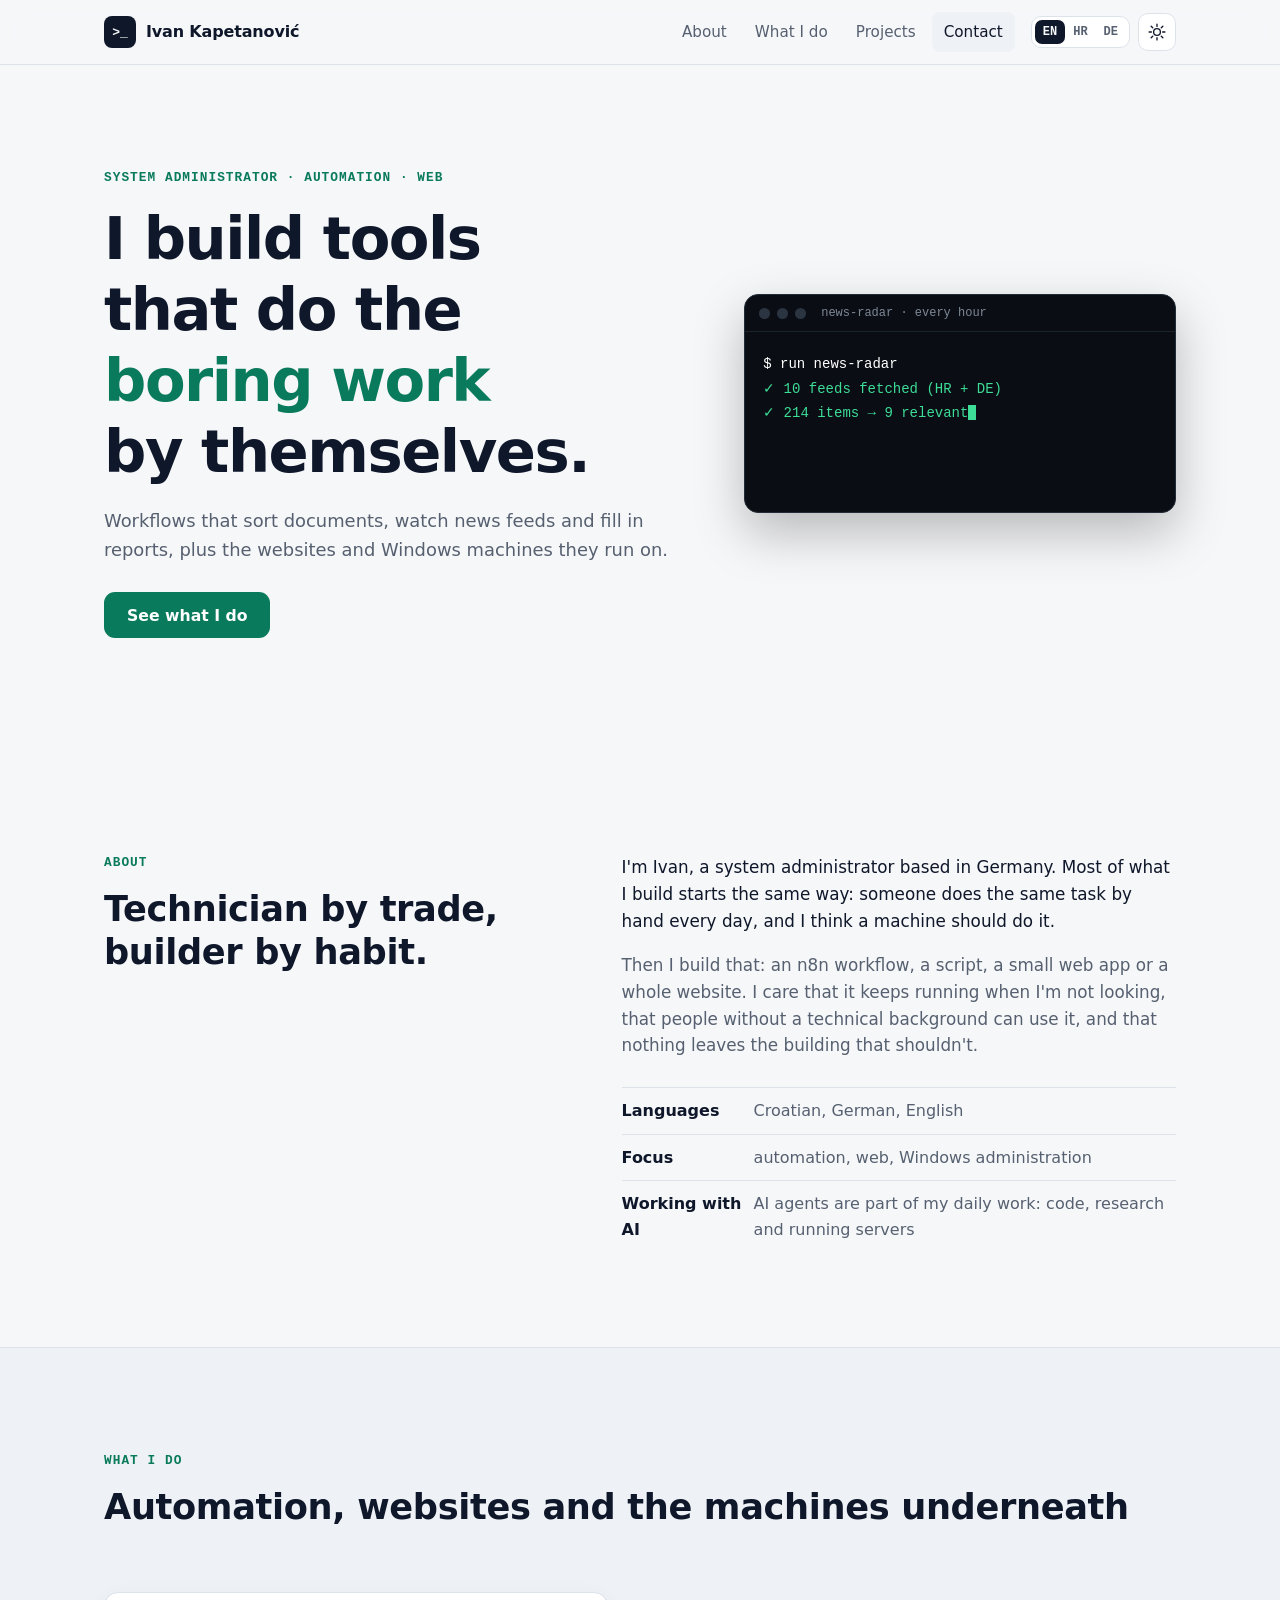
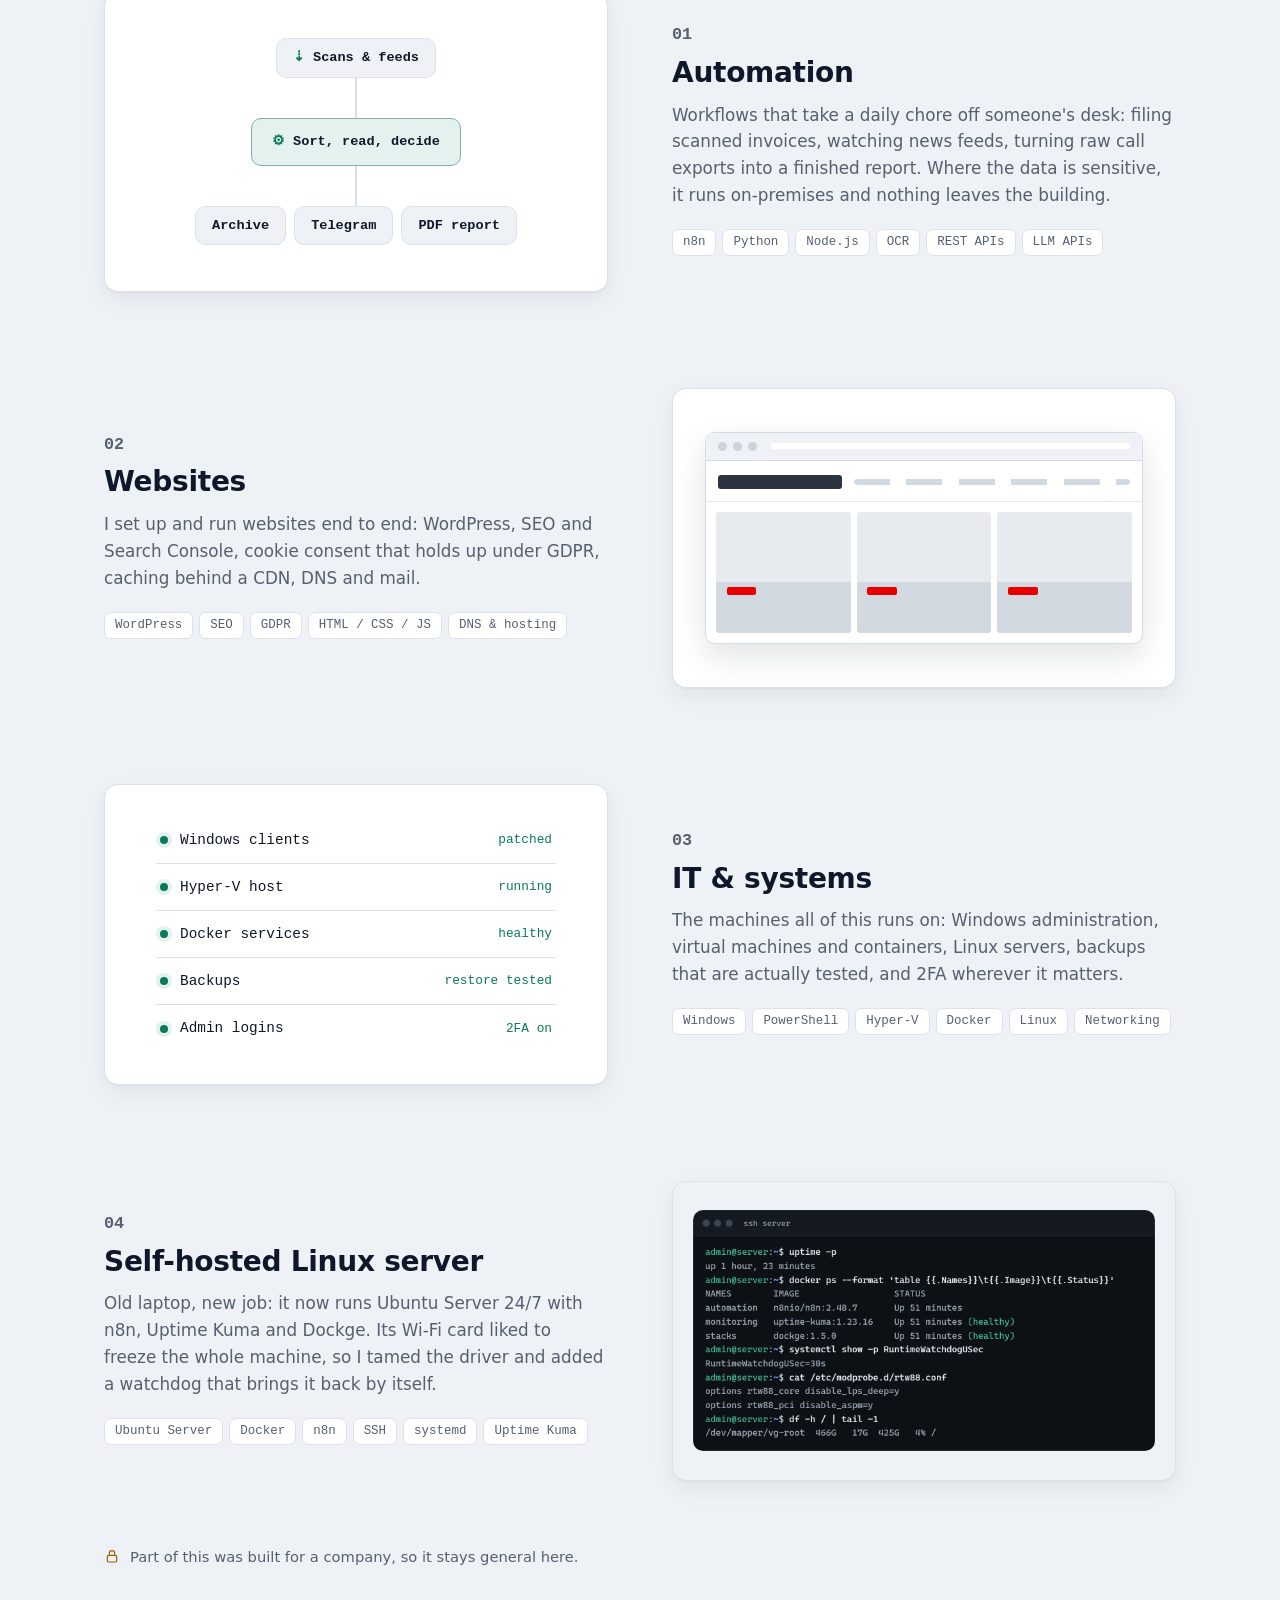
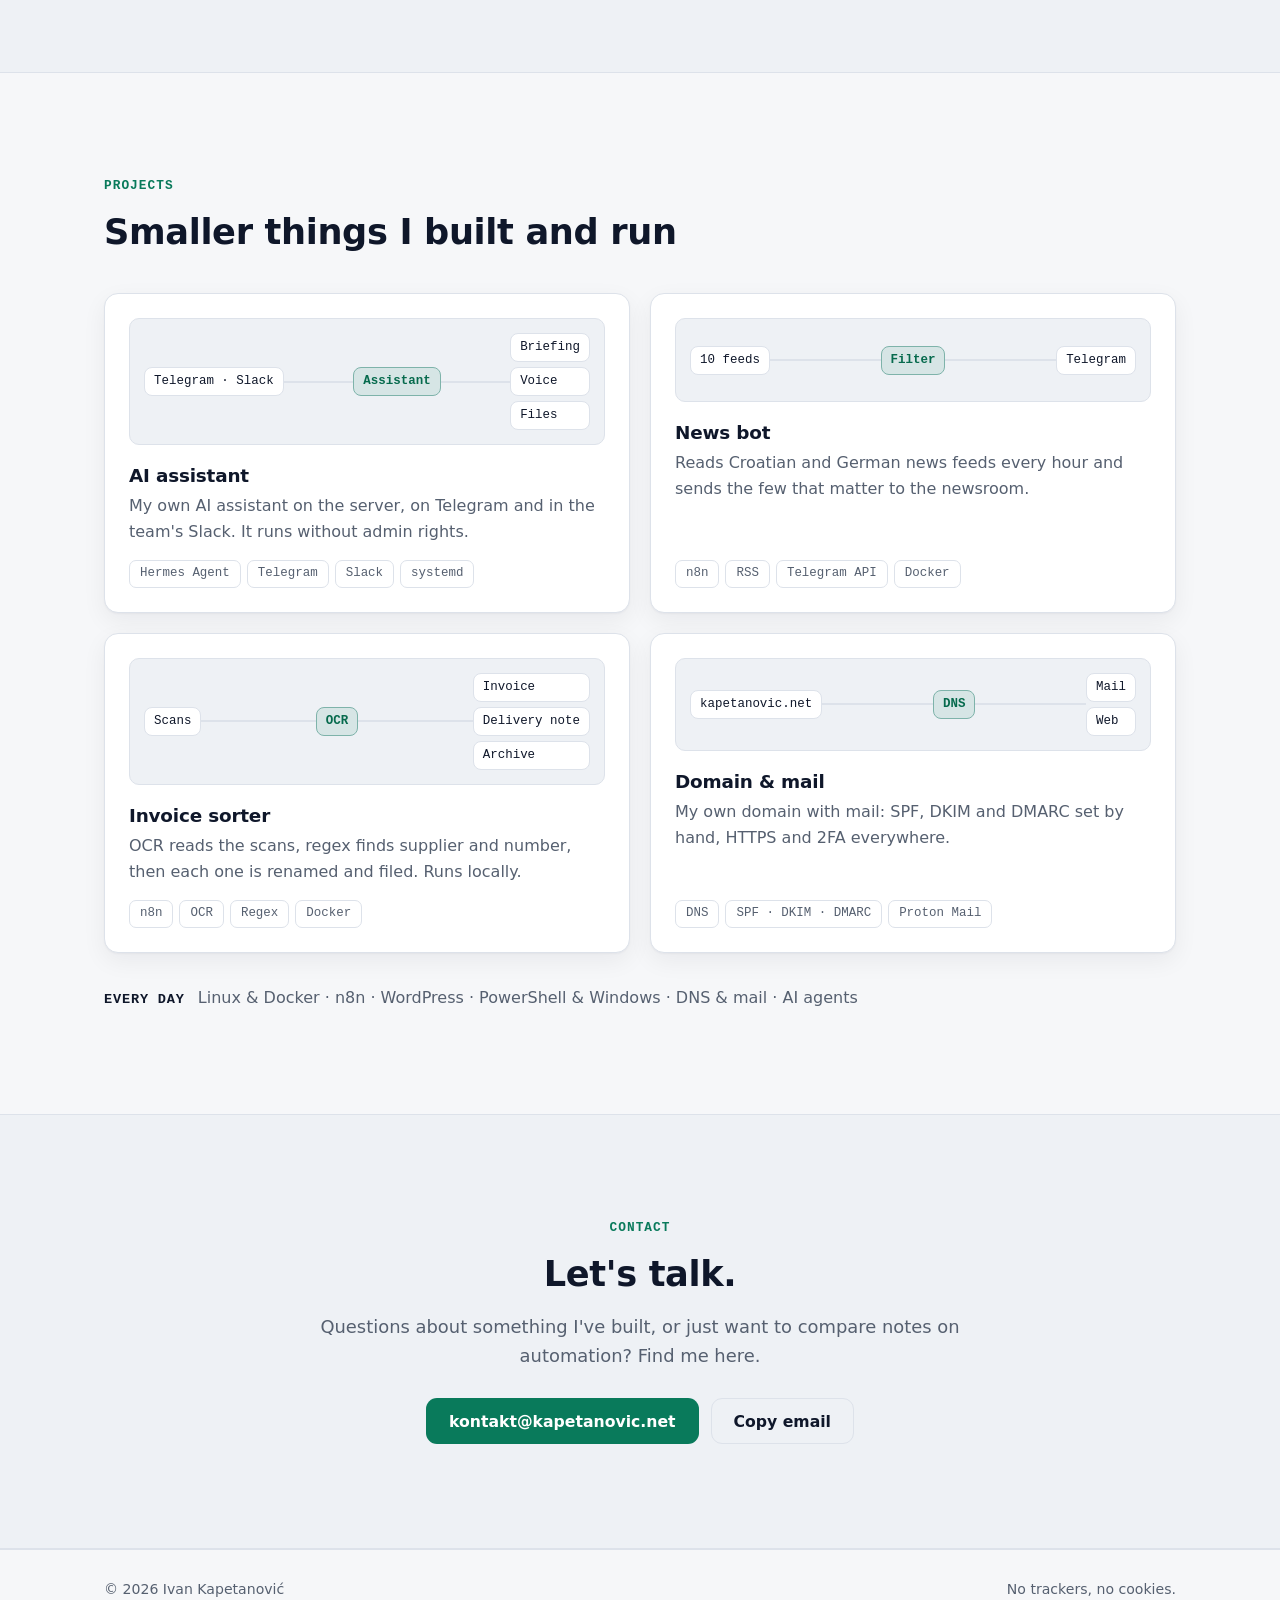
<file: index.html>
<!doctype html>
<html lang="en">
<head>
  <meta charset="utf-8">
  <meta name="viewport" content="width=device-width, initial-scale=1">
  <title>Ivan Kapetanović · IT & Automation</title>
  <meta name="description" content="Portfolio of Ivan Kapetanović, system administrator: automation workflows, websites and Linux/Windows servers.">
  <meta name="author" content="Ivan Kapetanović">
  <meta name="theme-color" content="#f6f7f9" media="(prefers-color-scheme: light)">
  <meta name="theme-color" content="#0d1117" media="(prefers-color-scheme: dark)">
  <link rel="canonical" href="https://kapetanovic.net/">
  <link rel="alternate" hreflang="en" href="https://kapetanovic.net/">
  <link rel="alternate" hreflang="de" href="https://kapetanovic.net/de/">
  <link rel="alternate" hreflang="hr" href="https://kapetanovic.net/hr/">
  <link rel="alternate" hreflang="x-default" href="https://kapetanovic.net/">
  <link rel="icon" href="assets/favicon.svg" type="image/svg+xml">
  <link rel="stylesheet" href="css/style.css">
  <script>
    // Mark JS as available and apply the saved theme before first paint (no flash).
    document.documentElement.classList.add("js");
    try { var t = localStorage.getItem("theme"); if (t) document.documentElement.dataset.theme = t; } catch (e) {}
  </script>
</head>
<body>
  <a class="skip" href="#main">Skip to content</a>

  <header class="site-header" id="top">
    <div class="wrap header-inner">
      <a class="brand" href="#top" aria-label="Back to top">
        <span class="brand-mark" aria-hidden="true">&gt;_</span>
        <span>Ivan Kapetanović</span>
      </a>

      <nav class="nav" id="nav" aria-label="Main">
        <a href="#about">About</a>
        <a href="#work">What I do</a>
        <a href="#projects">Projects</a>
        <a href="#contact">Contact</a>
      </nav>

      <div class="header-tools">
        <div class="lang" role="group" aria-label="Language">
          <a class="lang-btn is-active" href="./" aria-current="true" lang="en">EN</a>
          <a class="lang-btn" href="hr/" lang="hr" hreflang="hr">HR</a>
          <a class="lang-btn" href="de/" lang="de" hreflang="de">DE</a>
        </div>
        <button class="icon-btn" id="theme-toggle" type="button" aria-label="Toggle dark mode">
          <svg class="i-sun" viewBox="0 0 24 24" aria-hidden="true"><circle cx="12" cy="12" r="4.5"/><path d="M12 1.5v3M12 19.5v3M4.2 4.2l2.1 2.1M17.7 17.7l2.1 2.1M1.5 12h3M19.5 12h3M4.2 19.8l2.1-2.1M17.7 6.3l2.1-2.1"/></svg>
          <svg class="i-moon" viewBox="0 0 24 24" aria-hidden="true"><path d="M20.5 14.5A8.5 8.5 0 0 1 9.5 3.5a8.5 8.5 0 1 0 11 11z"/></svg>
        </button>
        <button class="icon-btn menu-btn" id="menu-toggle" type="button" aria-label="Open menu" data-label-open="Open menu" data-label-close="Close menu" aria-expanded="false" aria-controls="nav">
          <svg viewBox="0 0 24 24" aria-hidden="true"><path d="M3 6h18M3 12h18M3 18h18"/></svg>
        </button>
      </div>
    </div>
  </header>

  <main id="main">
    <!-- HERO -->
    <section class="hero">
      <div class="wrap hero-grid">
        <div class="hero-copy">
          <p class="eyebrow">System administrator · Automation · Web</p>
          <h1>I build tools that do the <span class="accent">boring work</span> by themselves.</h1>
          <p class="lead">
            Workflows that sort documents, watch news feeds and fill in reports, plus the websites
            and Windows machines they run on.
          </p>
          <div class="cta-row">
            <a class="btn btn-primary" href="#work">See what I do</a>
          </div>
        </div>

        <div class="terminal" aria-label="Example: an automated workflow run">
          <div class="terminal-bar">
            <span class="dot"></span><span class="dot"></span><span class="dot"></span>
            <span class="terminal-title">news-radar · every hour</span>
          </div>
          <pre class="terminal-body" id="terminal"><code>$ run news-radar
✓ 10 feeds fetched (HR + DE)
✓ 214 items → 9 relevant
✓ 9 sent to the newsroom on Telegram
done in 4.2 s</code></pre>
        </div>
      </div>
    </section>

    <!-- ABOUT -->
    <section class="section" id="about">
      <div class="wrap about-grid">
        <div>
          <p class="kicker">About</p>
          <h2>Technician by trade, builder by habit.</h2>
        </div>
        <div class="about-text">
          <p>
            I'm Ivan, a system administrator based in Germany. Most of what I build starts
            the same way: someone does the same task by hand every day, and I think a machine
            should do it.
          </p>
          <p>
            Then I build that: an n8n workflow, a script, a small web app or a whole website.
            I care that it keeps running when I'm not looking, that people without a technical
            background can use it, and that nothing leaves the building that shouldn't.
          </p>
          <ul class="facts">
            <li><strong>Languages</strong> Croatian, German, English</li>
            <li><strong>Focus</strong> automation, web, Windows administration</li>
            <li><strong>Working with AI</strong> AI agents are part of my daily work: code, research and running servers</li>
          </ul>
        </div>
      </div>
    </section>

    <!-- WORK: three general areas. A block's visual can be swapped for a photo later:
         replace the contents of its .work-media with <img src="assets/..." alt="..." width height>. -->
    <section class="section section-alt" id="work">
      <div class="wrap">
        <p class="kicker">What I do</p>
        <h2>Automation, websites and the machines underneath</h2>

        <div class="work-list">
          <article class="work">
            <div class="work-media media-flow" aria-hidden="true">
              <div class="flow">
                <div class="flow-node"><span class="flow-ico">⇣</span>Scans &amp; feeds</div>
                <div class="flow-line"><i></i></div>
                <div class="flow-node flow-main"><span class="flow-ico">⚙</span>Sort, read, decide</div>
                <div class="flow-line"><i></i></div>
                <div class="flow-outs">
                  <div class="flow-node">Archive</div>
                  <div class="flow-node">Telegram</div>
                  <div class="flow-node">PDF report</div>
                </div>
              </div>
            </div>
            <div class="work-copy">
              <p class="work-num">01</p>
              <h3>Automation</h3>
              <p>
                Workflows that take a daily chore off someone's desk: filing scanned invoices,
                watching news feeds, turning raw call exports into a finished report. Where the data
                is sensitive, it runs on-premises and nothing leaves the building.
              </p>
              <ul class="tags"><li>n8n</li><li>Python</li><li>Node.js</li><li>OCR</li><li>REST APIs</li><li>LLM APIs</li></ul>
            </div>
          </article>

          <article class="work work-flip">
            <div class="work-media media-browser">
              <div class="browser">
                <div class="browser-bar" aria-hidden="true"><span class="dot"></span><span class="dot"></span><span class="dot"></span><span class="browser-url"></span></div>
                <div class="browser-head" aria-hidden="true"><b></b><span></span></div>
                <div class="browser-grid" aria-hidden="true"><i></i><i></i><i></i></div>
              </div>
            </div>
            <div class="work-copy">
              <p class="work-num">02</p>
              <h3>Websites</h3>
              <p>
                I set up and run websites end to end: WordPress, SEO and Search Console, cookie consent
                that holds up under GDPR, caching behind a CDN, DNS and mail.
              </p>
              <ul class="tags"><li>WordPress</li><li>SEO</li><li>GDPR</li><li>HTML / CSS / JS</li><li>DNS &amp; hosting</li></ul>
            </div>
          </article>

          <article class="work">
            <div class="work-media media-status" aria-hidden="true">
              <ul class="status">
                <li><span class="ok"></span>Windows clients<em>patched</em></li>
                <li><span class="ok"></span>Hyper-V host<em>running</em></li>
                <li><span class="ok"></span>Docker services<em>healthy</em></li>
                <li><span class="ok"></span>Backups<em>restore tested</em></li>
                <li><span class="ok"></span>Admin logins<em>2FA on</em></li>
              </ul>
            </div>
            <div class="work-copy">
              <p class="work-num">03</p>
              <h3>IT &amp; systems</h3>
              <p>
                The machines all of this runs on: Windows administration, virtual machines and
                containers, Linux servers, backups that are actually tested, and 2FA
                wherever it matters.
              </p>
              <ul class="tags"><li>Windows</li><li>PowerShell</li><li>Hyper-V</li><li>Docker</li><li>Linux</li><li>Networking</li></ul>
            </div>
          </article>
          <article class="work work-flip">
            <div class="work-media media-shot">
              <img src="assets/server-terminal.webp" width="1444" height="752" alt="Terminal on the server: containers running, hardware watchdog set, Wi-Fi driver fix (names anonymized)" loading="lazy" decoding="async">
            </div>
            <div class="work-copy">
              <p class="work-num">04</p>
              <h3>Self-hosted Linux server</h3>
              <p>
                Old laptop, new job: it now runs Ubuntu Server 24/7 with n8n, Uptime Kuma and Dockge.
                Its Wi-Fi card liked to freeze the whole machine, so I tamed the driver and added a
                watchdog that brings it back by itself.
              </p>
              <ul class="tags"><li>Ubuntu Server</li><li>Docker</li><li>n8n</li><li>SSH</li><li>systemd</li><li>Uptime Kuma</li></ul>
            </div>
          </article>
        </div>

        <p class="work-note">
          <svg viewBox="0 0 24 24" aria-hidden="true"><rect x="5" y="11" width="14" height="10" rx="2"/><path d="M8 11V8a4 4 0 0 1 8 0v3"/></svg>
          Part of this was built for a company, so it stays general here.
        </p>
      </div>
    </section>

    <!-- PROJECTS -->
    <section class="section" id="projects">
      <div class="wrap">
        <p class="kicker">Projects</p>
        <h2>Smaller things I built and run</h2>
        <div class="proj-grid">
          <article class="proj">
            <div class="pflow" aria-hidden="true">
              <span class="pf-node">Telegram · Slack</span><span class="pf-line"><i></i></span>
              <span class="pf-node pf-main">Assistant</span><span class="pf-line"><i></i></span>
              <span class="pf-outs"><span class="pf-node">Briefing</span><span class="pf-node">Voice</span><span class="pf-node">Files</span></span>
            </div>
            <h3>AI assistant</h3>
            <p>My own AI assistant on the server, on Telegram and in the team's Slack. It runs without admin rights.</p>
            <ul class="tags"><li>Hermes Agent</li><li>Telegram</li><li>Slack</li><li>systemd</li></ul>
          </article>
          <article class="proj">
            <div class="pflow" aria-hidden="true">
              <span class="pf-node">10 feeds</span><span class="pf-line"><i></i></span>
              <span class="pf-node pf-main">Filter</span><span class="pf-line"><i></i></span>
              <span class="pf-outs"><span class="pf-node">Telegram</span></span>
            </div>
            <h3>News bot</h3>
            <p>Reads Croatian and German news feeds every hour and sends the few that matter to the newsroom.</p>
            <ul class="tags"><li>n8n</li><li>RSS</li><li>Telegram API</li><li>Docker</li></ul>
          </article>
          <article class="proj">
            <div class="pflow" aria-hidden="true">
              <span class="pf-node">Scans</span><span class="pf-line"><i></i></span>
              <span class="pf-node pf-main">OCR</span><span class="pf-line"><i></i></span>
              <span class="pf-outs"><span class="pf-node">Invoice</span><span class="pf-node">Delivery note</span><span class="pf-node">Archive</span></span>
            </div>
            <h3>Invoice sorter</h3>
            <p>OCR reads the scans, regex finds supplier and number, then each one is renamed and filed. Runs locally.</p>
            <ul class="tags"><li>n8n</li><li>OCR</li><li>Regex</li><li>Docker</li></ul>
          </article>
          <article class="proj">
            <div class="pflow" aria-hidden="true">
              <span class="pf-node">kapetanovic.net</span><span class="pf-line"><i></i></span>
              <span class="pf-node pf-main">DNS</span><span class="pf-line"><i></i></span>
              <span class="pf-outs"><span class="pf-node">Mail</span><span class="pf-node">Web</span></span>
            </div>
            <h3>Domain & mail</h3>
            <p>My own domain with mail: SPF, DKIM and DMARC set by hand, HTTPS and 2FA everywhere.</p>
            <ul class="tags"><li>DNS</li><li>SPF · DKIM · DMARC</li><li>Proton Mail</li></ul>
          </article>
        </div>
        <p class="toolset"><strong>Every day</strong> Linux &amp; Docker · n8n · WordPress · PowerShell &amp; Windows · DNS &amp; mail · AI agents</p>
      </div>
    </section>

    <!-- CONTACT -->
    <section class="section section-alt contact" id="contact">
      <div class="wrap contact-inner">
        <p class="kicker">Contact</p>
        <h2>Let's talk.</h2>
        <p class="lead">Questions about something I've built, or just want to compare notes on automation? Find me here.</p>
        <div class="cta-row cta-center">
          <a class="btn btn-primary" href="mailto:kontakt@kapetanovic.net">kontakt@kapetanovic.net</a>
          <button class="btn btn-ghost" type="button" id="copy-email" data-copied="Email copied" data-email="kontakt@kapetanovic.net">Copy email</button>
        </div>
      </div>
    </section>
  </main>

  <footer class="site-footer">
    <div class="wrap footer-inner">
      <p>© <span id="year">2026</span> Ivan Kapetanović</p>
      <p>No trackers, no cookies.</p>
    </div>
  </footer>

  <div class="toast" id="toast" role="status" aria-live="polite"></div>
  <script src="js/main.js" defer></script>
</body>
</html>
</file>
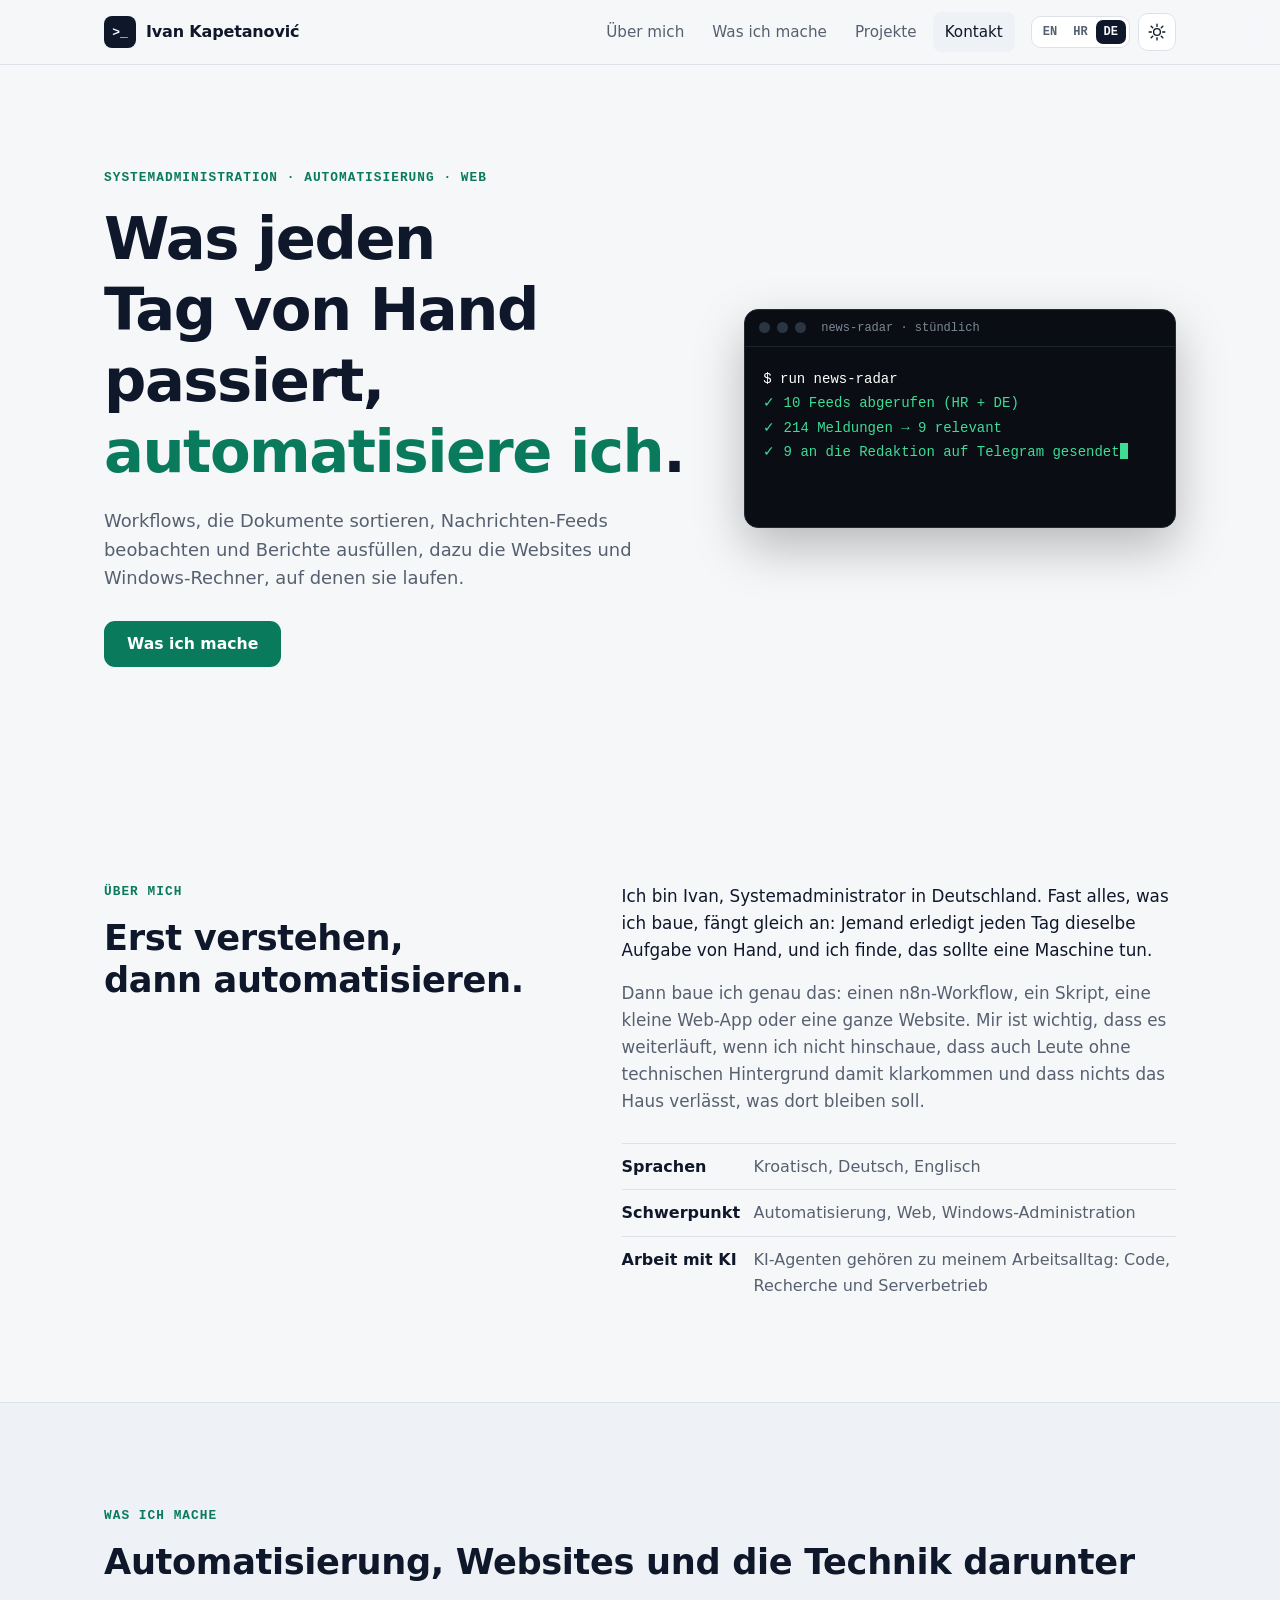
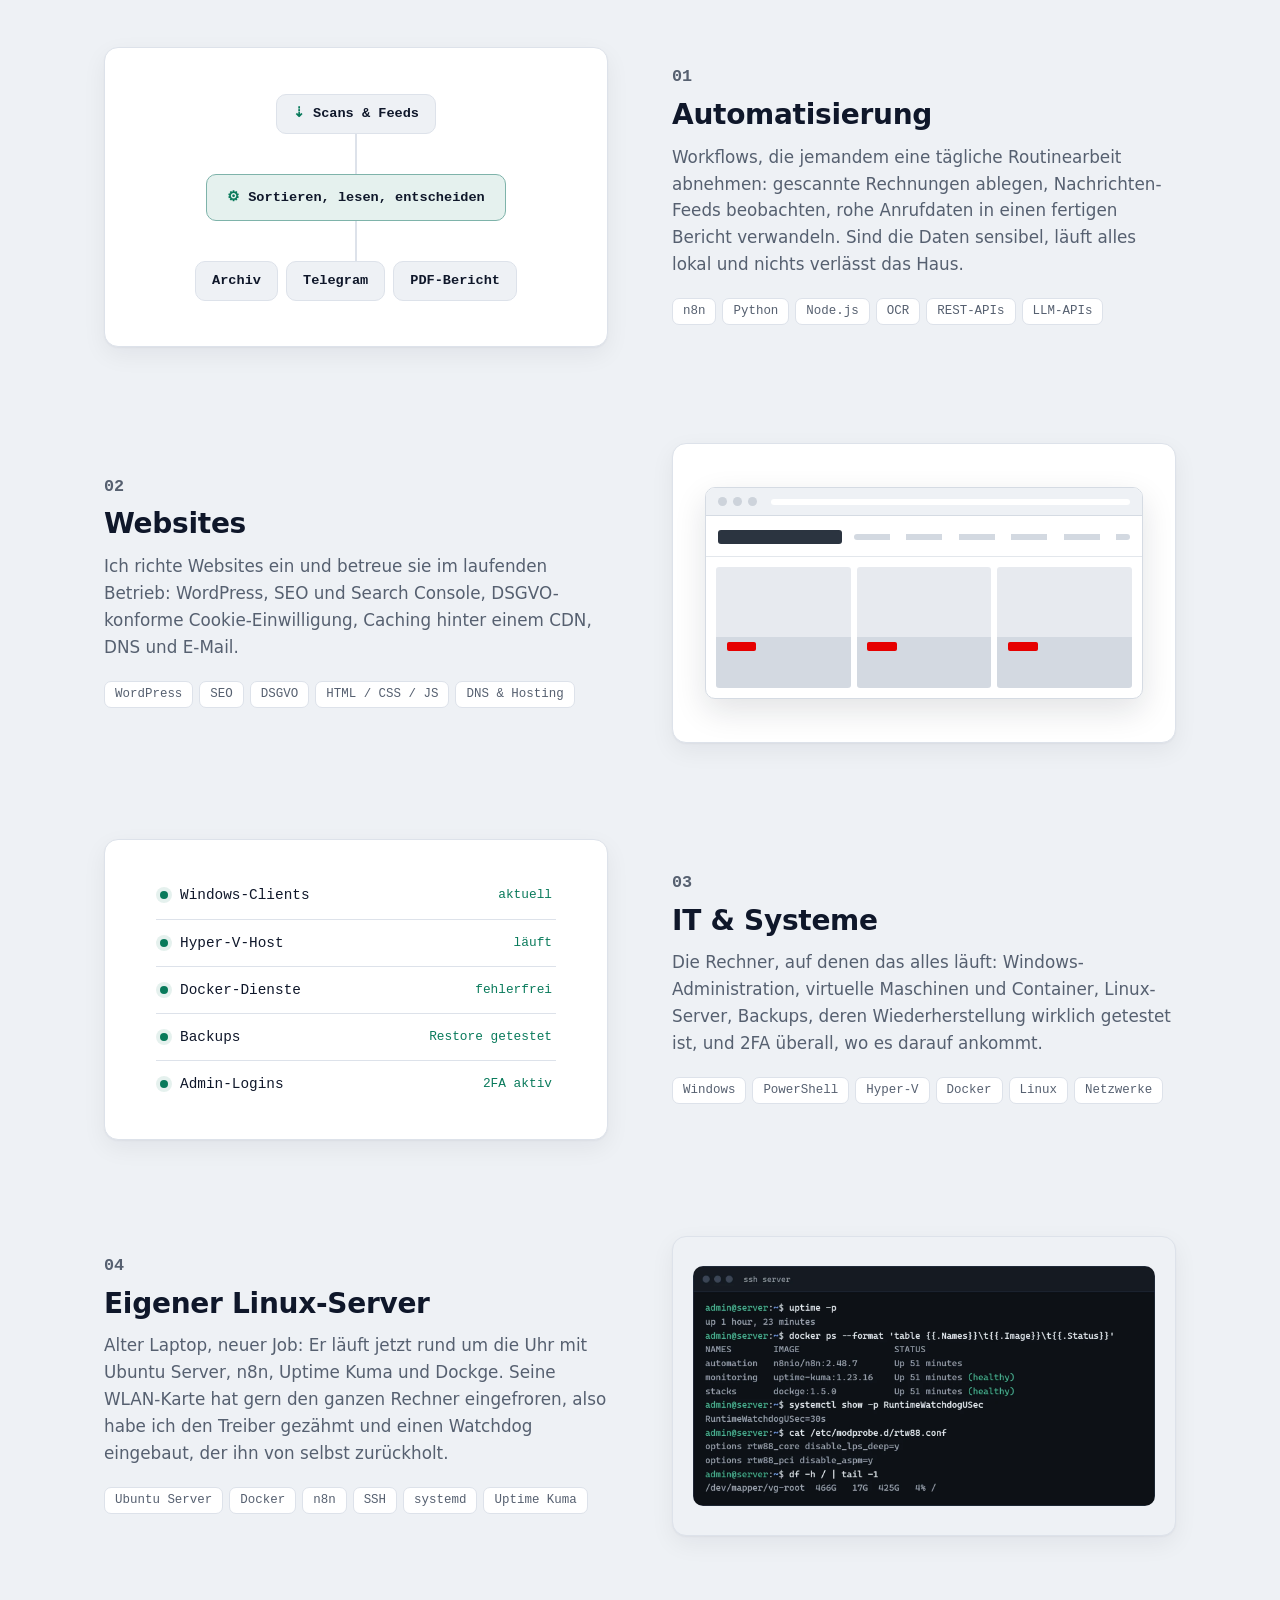
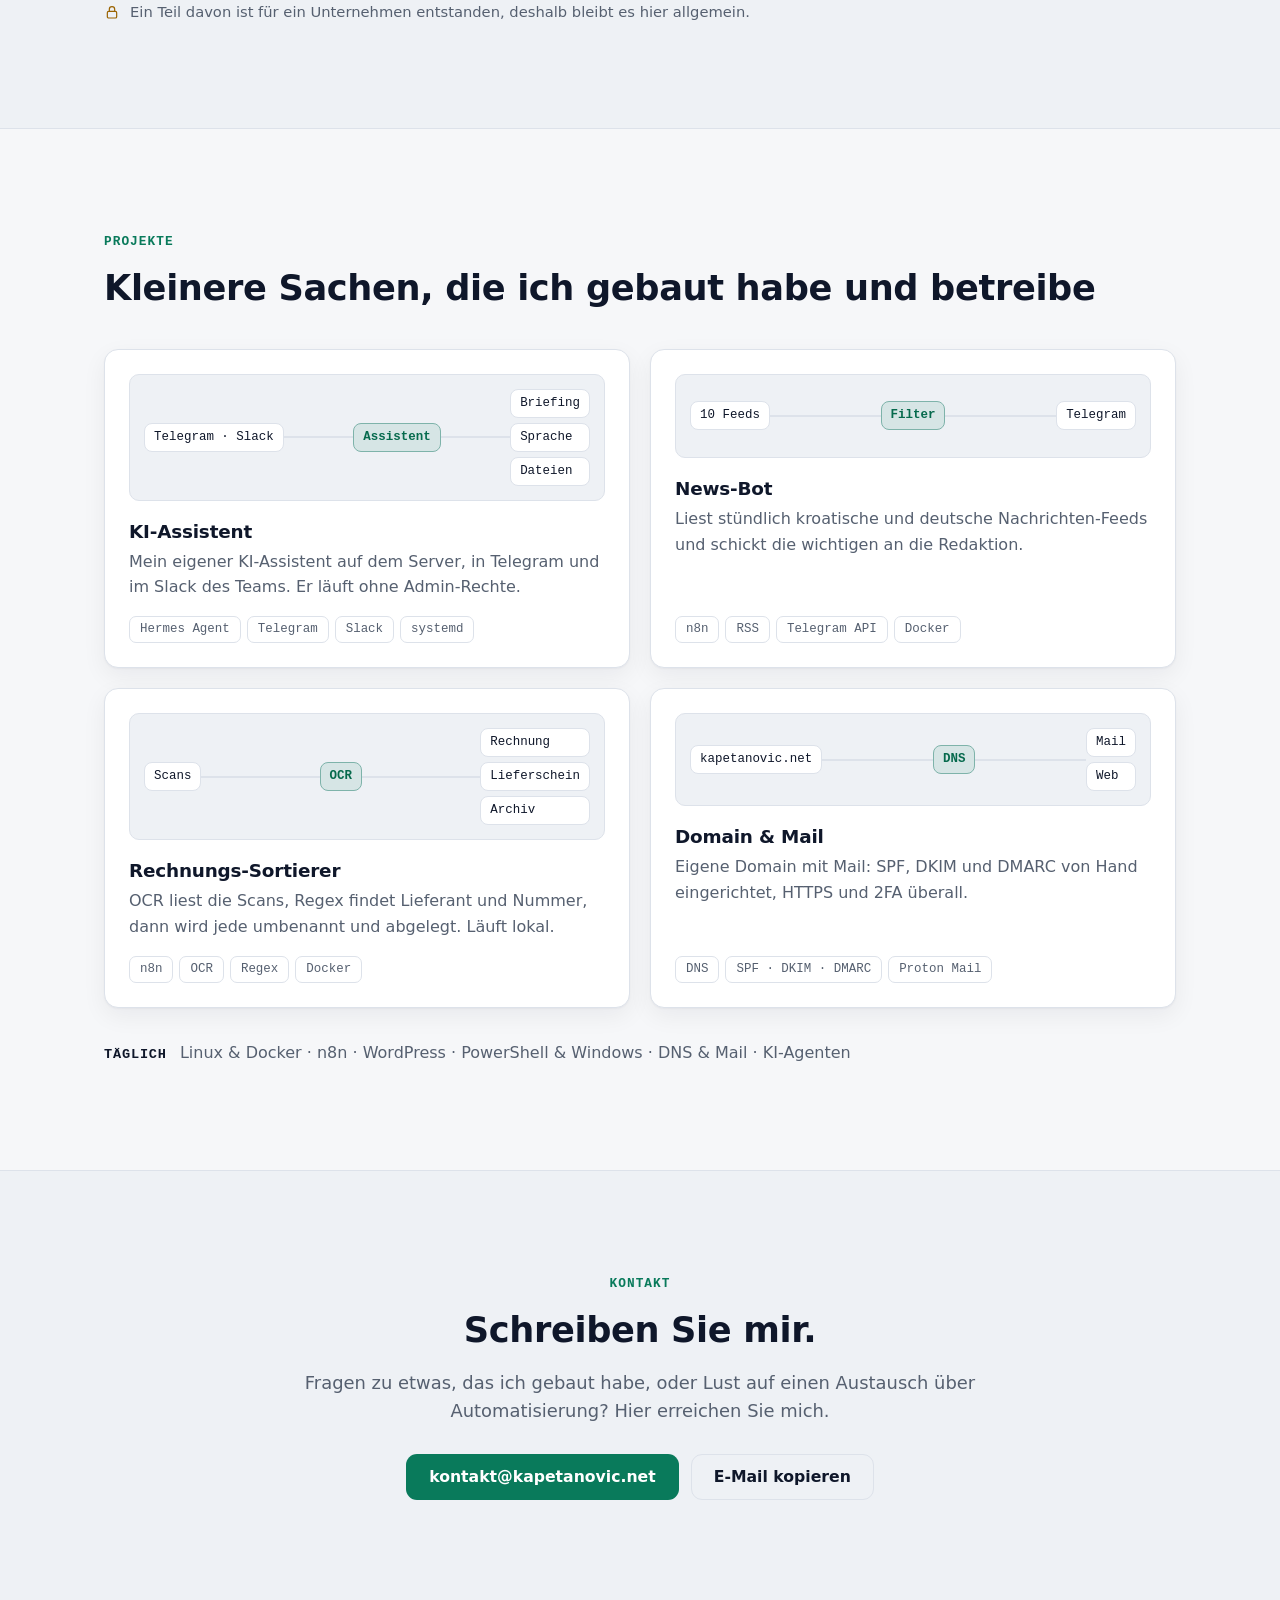
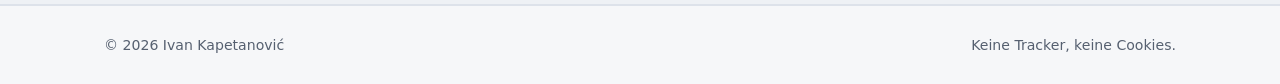
<file: de/index.html>
<!doctype html>
<html lang="de">
<head>
  <meta charset="utf-8">
  <meta name="viewport" content="width=device-width, initial-scale=1">
  <title>Ivan Kapetanović · IT & Automatisierung</title>
  <meta name="description" content="Portfolio von Ivan Kapetanović, Systemadministrator: Automatisierung, Websites, Linux- und Windows-Server.">
  <meta name="author" content="Ivan Kapetanović">
  <meta name="theme-color" content="#f6f7f9" media="(prefers-color-scheme: light)">
  <meta name="theme-color" content="#0d1117" media="(prefers-color-scheme: dark)">
  <link rel="canonical" href="https://kapetanovic.net/de/">
  <link rel="alternate" hreflang="en" href="https://kapetanovic.net/">
  <link rel="alternate" hreflang="de" href="https://kapetanovic.net/de/">
  <link rel="alternate" hreflang="hr" href="https://kapetanovic.net/hr/">
  <link rel="alternate" hreflang="x-default" href="https://kapetanovic.net/">
  <link rel="icon" href="../assets/favicon.svg" type="image/svg+xml">
  <link rel="stylesheet" href="../css/style.css">
  <script>
    // Mark JS as available and apply the saved theme before first paint (no flash).
    document.documentElement.classList.add("js");
    try { var t = localStorage.getItem("theme"); if (t) document.documentElement.dataset.theme = t; } catch (e) {}
  </script>
</head>
<body>
  <a class="skip" href="#main">Zum Inhalt springen</a>

  <header class="site-header" id="top">
    <div class="wrap header-inner">
      <a class="brand" href="#top" aria-label="Nach oben">
        <span class="brand-mark" aria-hidden="true">&gt;_</span>
        <span>Ivan Kapetanović</span>
      </a>

      <nav class="nav" id="nav" aria-label="Hauptmenü">
        <a href="#about">Über mich</a>
        <a href="#work">Was ich mache</a>
        <a href="#projects">Projekte</a>
        <a href="#contact">Kontakt</a>
      </nav>

      <div class="header-tools">
        <div class="lang" role="group" aria-label="Sprache">
          <a class="lang-btn" href="../" lang="en" hreflang="en">EN</a>
          <a class="lang-btn" href="../hr/" lang="hr" hreflang="hr">HR</a>
          <a class="lang-btn is-active" href="./" aria-current="true" lang="de">DE</a>
        </div>
        <button class="icon-btn" id="theme-toggle" type="button" aria-label="Dunkelmodus umschalten">
          <svg class="i-sun" viewBox="0 0 24 24" aria-hidden="true"><circle cx="12" cy="12" r="4.5"/><path d="M12 1.5v3M12 19.5v3M4.2 4.2l2.1 2.1M17.7 17.7l2.1 2.1M1.5 12h3M19.5 12h3M4.2 19.8l2.1-2.1M17.7 6.3l2.1-2.1"/></svg>
          <svg class="i-moon" viewBox="0 0 24 24" aria-hidden="true"><path d="M20.5 14.5A8.5 8.5 0 0 1 9.5 3.5a8.5 8.5 0 1 0 11 11z"/></svg>
        </button>
        <button class="icon-btn menu-btn" id="menu-toggle" type="button" aria-label="Menü öffnen" data-label-open="Menü öffnen" data-label-close="Menü schließen" aria-expanded="false" aria-controls="nav">
          <svg viewBox="0 0 24 24" aria-hidden="true"><path d="M3 6h18M3 12h18M3 18h18"/></svg>
        </button>
      </div>
    </div>
  </header>

  <main id="main">
    <!-- HERO -->
    <section class="hero">
      <div class="wrap hero-grid">
        <div class="hero-copy">
          <p class="eyebrow">Systemadministration · Automatisierung · Web</p>
          <h1>Was jeden Tag von Hand passiert, <span class="accent">automatisiere ich</span>.</h1>
          <p class="lead">
            Workflows, die Dokumente sortieren, Nachrichten-Feeds beobachten und Berichte ausfüllen,
            dazu die Websites und Windows-Rechner, auf denen sie laufen.
          </p>
          <div class="cta-row">
            <a class="btn btn-primary" href="#work">Was ich mache</a>
          </div>
        </div>

        <div class="terminal" aria-label="Beispiel: ein automatischer Workflow-Lauf">
          <div class="terminal-bar">
            <span class="dot"></span><span class="dot"></span><span class="dot"></span>
            <span class="terminal-title">news-radar · stündlich</span>
          </div>
          <pre class="terminal-body" id="terminal"><code>$ run news-radar
✓ 10 Feeds abgerufen (HR + DE)
✓ 214 Meldungen → 9 relevant
✓ 9 an die Redaktion auf Telegram gesendet
fertig in 4,2 s</code></pre>
        </div>
      </div>
    </section>

    <!-- ABOUT -->
    <section class="section" id="about">
      <div class="wrap about-grid">
        <div>
          <p class="kicker">Über mich</p>
          <h2>Erst verstehen, dann automatisieren.</h2>
        </div>
        <div class="about-text">
          <p>
            Ich bin Ivan, Systemadministrator in Deutschland. Fast alles, was ich baue, fängt gleich an: Jemand erledigt jeden Tag dieselbe Aufgabe von Hand, und ich finde, das
            sollte eine Maschine tun.
          </p>
          <p>
            Dann baue ich genau das: einen n8n-Workflow, ein Skript, eine kleine Web-App oder eine
            ganze Website. Mir ist wichtig, dass es weiterläuft, wenn ich nicht hinschaue, dass auch
            Leute ohne technischen Hintergrund damit klarkommen und dass nichts das Haus verlässt,
            was dort bleiben soll.
          </p>
          <ul class="facts">
            <li><strong>Sprachen</strong> Kroatisch, Deutsch, Englisch</li>
            <li><strong>Schwerpunkt</strong> Automatisierung, Web, Windows-Administration</li>
            <li><strong>Arbeit mit KI</strong> KI-Agenten gehören zu meinem Arbeitsalltag: Code, Recherche und Serverbetrieb</li>
          </ul>
        </div>
      </div>
    </section>

    <!-- WORK: three general areas. A block's visual can be swapped for a photo later:
         replace the contents of its .work-media with <img src="assets/..." alt="..." width height>. -->
    <section class="section section-alt" id="work">
      <div class="wrap">
        <p class="kicker">Was ich mache</p>
        <h2>Automatisierung, Websites und die Technik darunter</h2>

        <div class="work-list">
          <article class="work">
            <div class="work-media media-flow" aria-hidden="true">
              <div class="flow">
                <div class="flow-node"><span class="flow-ico">⇣</span>Scans &amp; Feeds</div>
                <div class="flow-line"><i></i></div>
                <div class="flow-node flow-main"><span class="flow-ico">⚙</span>Sortieren, lesen, entscheiden</div>
                <div class="flow-line"><i></i></div>
                <div class="flow-outs">
                  <div class="flow-node">Archiv</div>
                  <div class="flow-node">Telegram</div>
                  <div class="flow-node">PDF-Bericht</div>
                </div>
              </div>
            </div>
            <div class="work-copy">
              <p class="work-num">01</p>
              <h3>Automatisierung</h3>
              <p>
                Workflows, die jemandem eine tägliche Routinearbeit abnehmen: gescannte Rechnungen
                ablegen, Nachrichten-Feeds beobachten, rohe Anrufdaten in einen fertigen Bericht
                verwandeln. Sind die Daten sensibel, läuft alles lokal und nichts verlässt das Haus.
              </p>
              <ul class="tags"><li>n8n</li><li>Python</li><li>Node.js</li><li>OCR</li><li>REST-APIs</li><li>LLM-APIs</li></ul>
            </div>
          </article>

          <article class="work work-flip">
            <div class="work-media media-browser">
              <div class="browser">
                <div class="browser-bar" aria-hidden="true"><span class="dot"></span><span class="dot"></span><span class="dot"></span><span class="browser-url"></span></div>
                <div class="browser-head" aria-hidden="true"><b></b><span></span></div>
                <div class="browser-grid" aria-hidden="true"><i></i><i></i><i></i></div>
              </div>
            </div>
            <div class="work-copy">
              <p class="work-num">02</p>
              <h3>Websites</h3>
              <p>
                Ich richte Websites ein und betreue sie im laufenden Betrieb: WordPress, SEO und Search
                Console, DSGVO-konforme Cookie-Einwilligung, Caching hinter einem CDN, DNS und E-Mail.
              </p>
              <ul class="tags"><li>WordPress</li><li>SEO</li><li>DSGVO</li><li>HTML / CSS / JS</li><li>DNS &amp; Hosting</li></ul>
            </div>
          </article>

          <article class="work">
            <div class="work-media media-status" aria-hidden="true">
              <ul class="status">
                <li><span class="ok"></span>Windows-Clients<em>aktuell</em></li>
                <li><span class="ok"></span>Hyper-V-Host<em>läuft</em></li>
                <li><span class="ok"></span>Docker-Dienste<em>fehlerfrei</em></li>
                <li><span class="ok"></span>Backups<em>Restore getestet</em></li>
                <li><span class="ok"></span>Admin-Logins<em>2FA aktiv</em></li>
              </ul>
            </div>
            <div class="work-copy">
              <p class="work-num">03</p>
              <h3>IT &amp; Systeme</h3>
              <p>
                Die Rechner, auf denen das alles läuft: Windows-Administration, virtuelle Maschinen und
                Container, Linux-Server, Backups, deren Wiederherstellung wirklich getestet ist, und
                2FA überall, wo es darauf ankommt.
              </p>
              <ul class="tags"><li>Windows</li><li>PowerShell</li><li>Hyper-V</li><li>Docker</li><li>Linux</li><li>Netzwerke</li></ul>
            </div>
          </article>
          <article class="work work-flip">
            <div class="work-media media-shot">
              <img src="../assets/server-terminal.webp" width="1444" height="752" alt="Terminal auf dem Server: laufende Container, Hardware-Watchdog, WLAN-Treiber-Fix (Namen anonymisiert)" loading="lazy" decoding="async">
            </div>
            <div class="work-copy">
              <p class="work-num">04</p>
              <h3>Eigener Linux-Server</h3>
              <p>
                Alter Laptop, neuer Job: Er läuft jetzt rund um die Uhr mit Ubuntu Server, n8n, Uptime Kuma
                und Dockge. Seine WLAN-Karte hat gern den ganzen Rechner eingefroren, also habe ich den
                Treiber gezähmt und einen Watchdog eingebaut, der ihn von selbst zurückholt.
              </p>
              <ul class="tags"><li>Ubuntu Server</li><li>Docker</li><li>n8n</li><li>SSH</li><li>systemd</li><li>Uptime Kuma</li></ul>
            </div>
          </article>
        </div>

        <p class="work-note">
          <svg viewBox="0 0 24 24" aria-hidden="true"><rect x="5" y="11" width="14" height="10" rx="2"/><path d="M8 11V8a4 4 0 0 1 8 0v3"/></svg>
          Ein Teil davon ist für ein Unternehmen entstanden, deshalb bleibt es hier allgemein.
        </p>
      </div>
    </section>

    <!-- PROJECTS -->
    <section class="section" id="projects">
      <div class="wrap">
        <p class="kicker">Projekte</p>
        <h2>Kleinere Sachen, die ich gebaut habe und betreibe</h2>
        <div class="proj-grid">
          <article class="proj">
            <div class="pflow" aria-hidden="true">
              <span class="pf-node">Telegram · Slack</span><span class="pf-line"><i></i></span>
              <span class="pf-node pf-main">Assistent</span><span class="pf-line"><i></i></span>
              <span class="pf-outs"><span class="pf-node">Briefing</span><span class="pf-node">Sprache</span><span class="pf-node">Dateien</span></span>
            </div>
            <h3>KI-Assistent</h3>
            <p>Mein eigener KI-Assistent auf dem Server, in Telegram und im Slack des Teams. Er läuft ohne Admin-Rechte.</p>
            <ul class="tags"><li>Hermes Agent</li><li>Telegram</li><li>Slack</li><li>systemd</li></ul>
          </article>
          <article class="proj">
            <div class="pflow" aria-hidden="true">
              <span class="pf-node">10 Feeds</span><span class="pf-line"><i></i></span>
              <span class="pf-node pf-main">Filter</span><span class="pf-line"><i></i></span>
              <span class="pf-outs"><span class="pf-node">Telegram</span></span>
            </div>
            <h3>News-Bot</h3>
            <p>Liest stündlich kroatische und deutsche Nachrichten-Feeds und schickt die wichtigen an die Redaktion.</p>
            <ul class="tags"><li>n8n</li><li>RSS</li><li>Telegram API</li><li>Docker</li></ul>
          </article>
          <article class="proj">
            <div class="pflow" aria-hidden="true">
              <span class="pf-node">Scans</span><span class="pf-line"><i></i></span>
              <span class="pf-node pf-main">OCR</span><span class="pf-line"><i></i></span>
              <span class="pf-outs"><span class="pf-node">Rechnung</span><span class="pf-node">Lieferschein</span><span class="pf-node">Archiv</span></span>
            </div>
            <h3>Rechnungs-Sortierer</h3>
            <p>OCR liest die Scans, Regex findet Lieferant und Nummer, dann wird jede umbenannt und abgelegt. Läuft lokal.</p>
            <ul class="tags"><li>n8n</li><li>OCR</li><li>Regex</li><li>Docker</li></ul>
          </article>
          <article class="proj">
            <div class="pflow" aria-hidden="true">
              <span class="pf-node">kapetanovic.net</span><span class="pf-line"><i></i></span>
              <span class="pf-node pf-main">DNS</span><span class="pf-line"><i></i></span>
              <span class="pf-outs"><span class="pf-node">Mail</span><span class="pf-node">Web</span></span>
            </div>
            <h3>Domain &amp; Mail</h3>
            <p>Eigene Domain mit Mail: SPF, DKIM und DMARC von Hand eingerichtet, HTTPS und 2FA überall.</p>
            <ul class="tags"><li>DNS</li><li>SPF · DKIM · DMARC</li><li>Proton Mail</li></ul>
          </article>
        </div>
        <p class="toolset"><strong>Täglich</strong> Linux &amp; Docker · n8n · WordPress · PowerShell &amp; Windows · DNS &amp; Mail · KI-Agenten</p>
      </div>
    </section>

    <!-- CONTACT -->
    <section class="section section-alt contact" id="contact">
      <div class="wrap contact-inner">
        <p class="kicker">Kontakt</p>
        <h2>Schreiben Sie mir.</h2>
        <p class="lead">Fragen zu etwas, das ich gebaut habe, oder Lust auf einen Austausch über Automatisierung? Hier erreichen Sie mich.</p>
        <div class="cta-row cta-center">
          <a class="btn btn-primary" href="mailto:kontakt@kapetanovic.net">kontakt@kapetanovic.net</a>
          <button class="btn btn-ghost" type="button" id="copy-email" data-copied="E-Mail-Adresse kopiert" data-email="kontakt@kapetanovic.net">E-Mail kopieren</button>
        </div>
      </div>
    </section>
  </main>

  <footer class="site-footer">
    <div class="wrap footer-inner">
      <p>© <span id="year">2026</span> Ivan Kapetanović</p>
      <p>Keine Tracker, keine Cookies.</p>
    </div>
  </footer>

  <div class="toast" id="toast" role="status" aria-live="polite"></div>
  <script src="../js/main.js" defer></script>
</body>
</html>
</file>
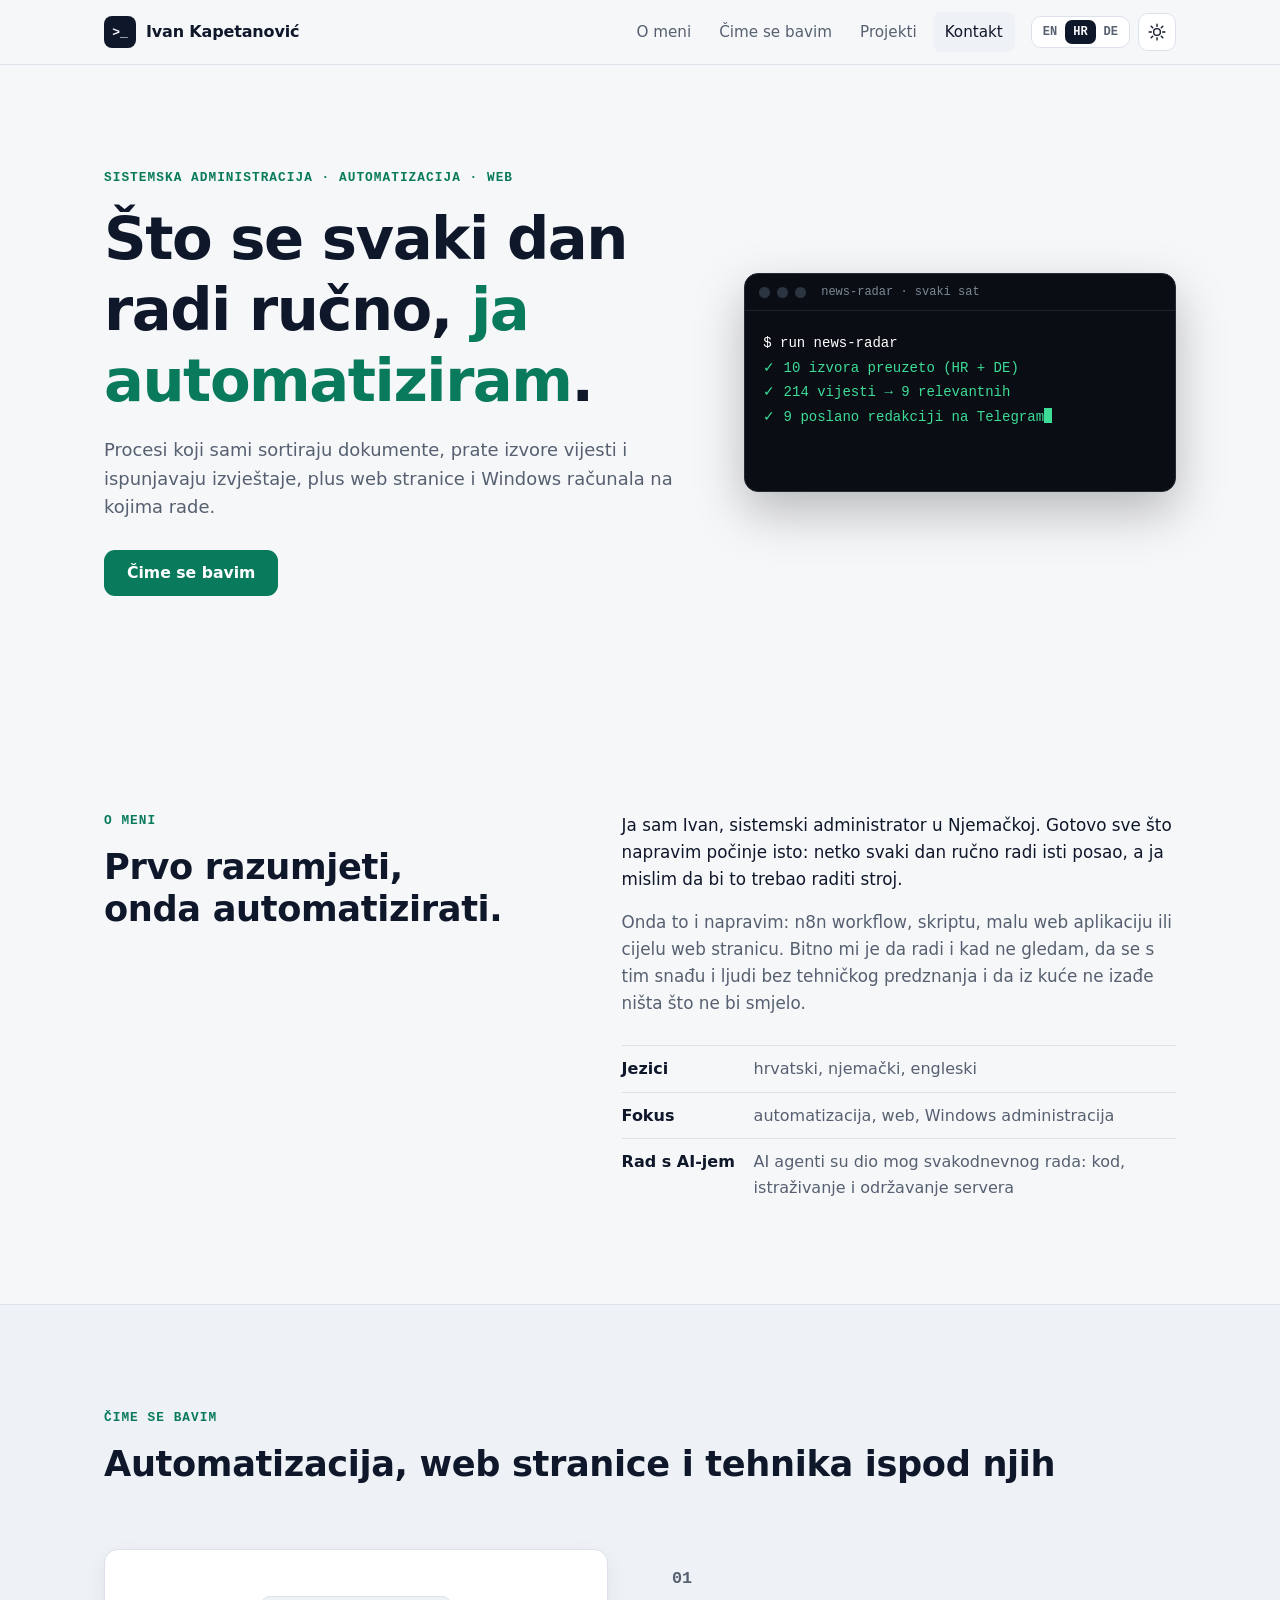
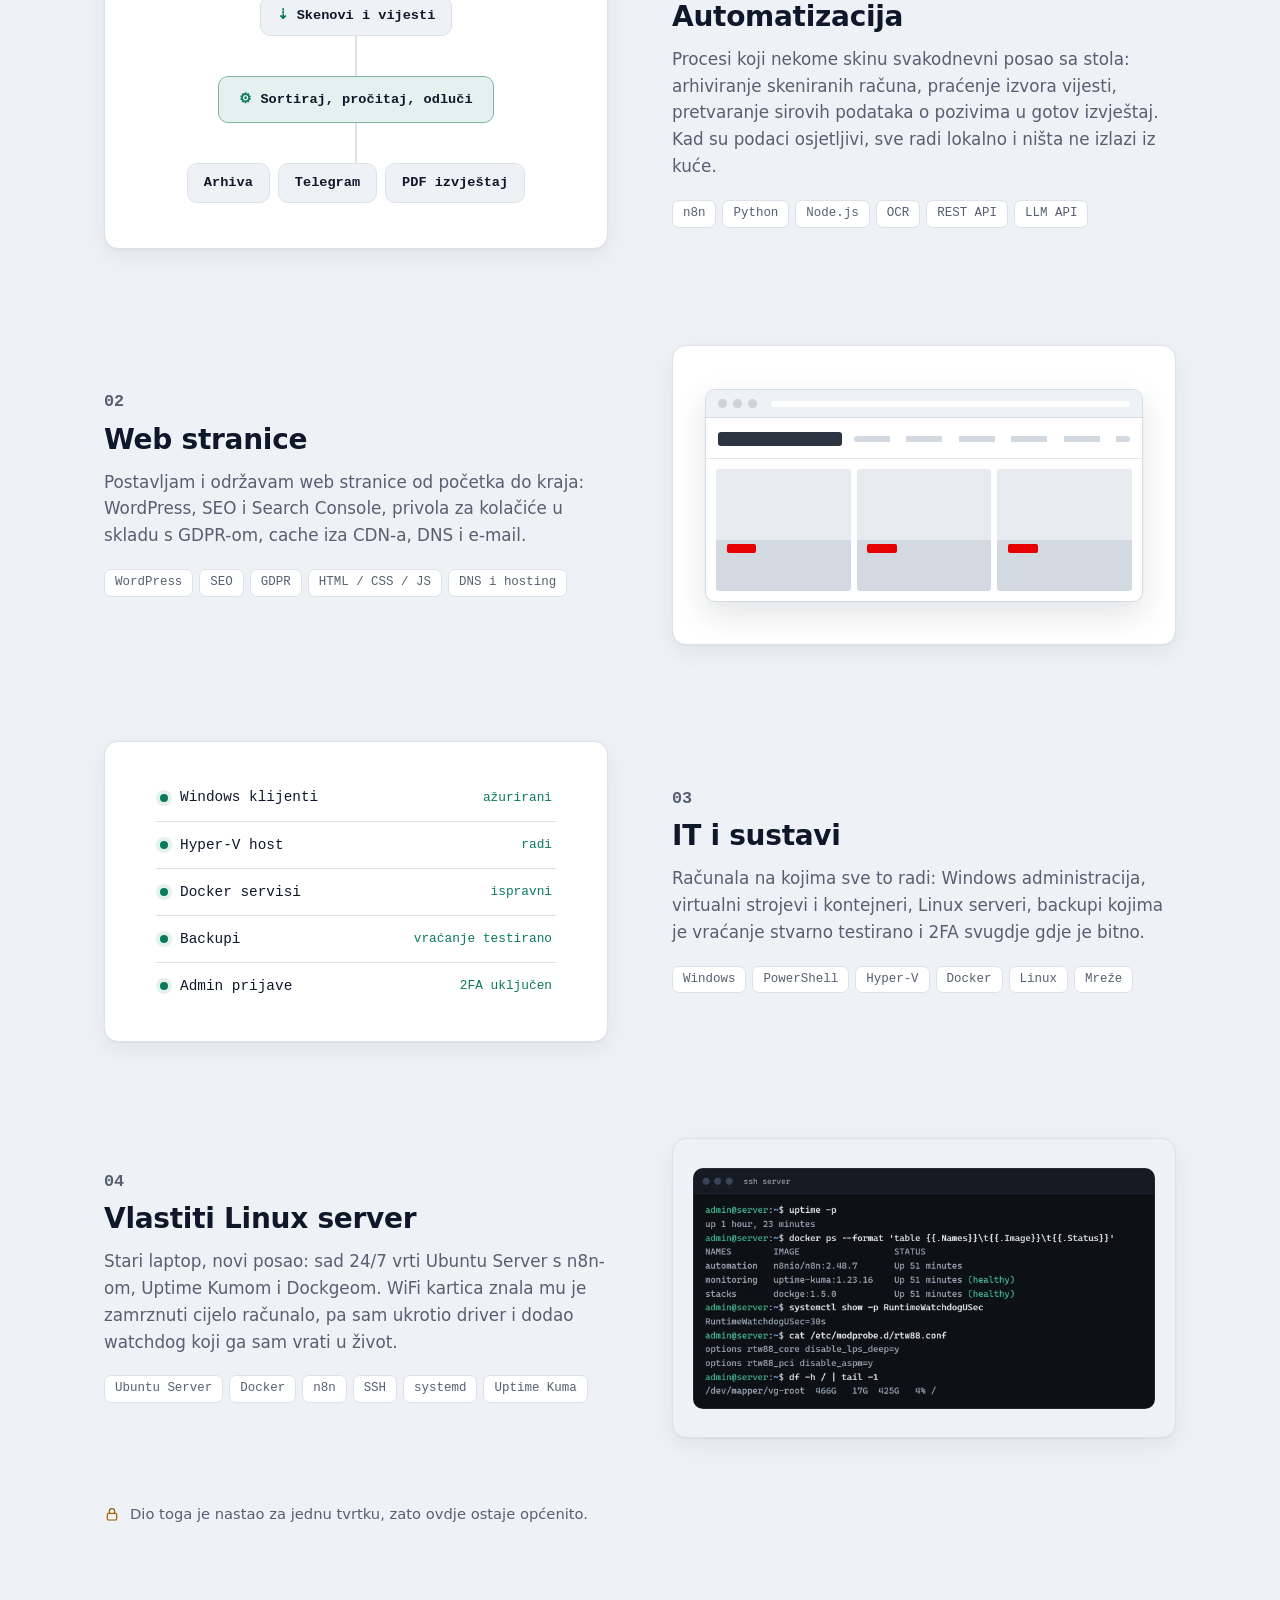
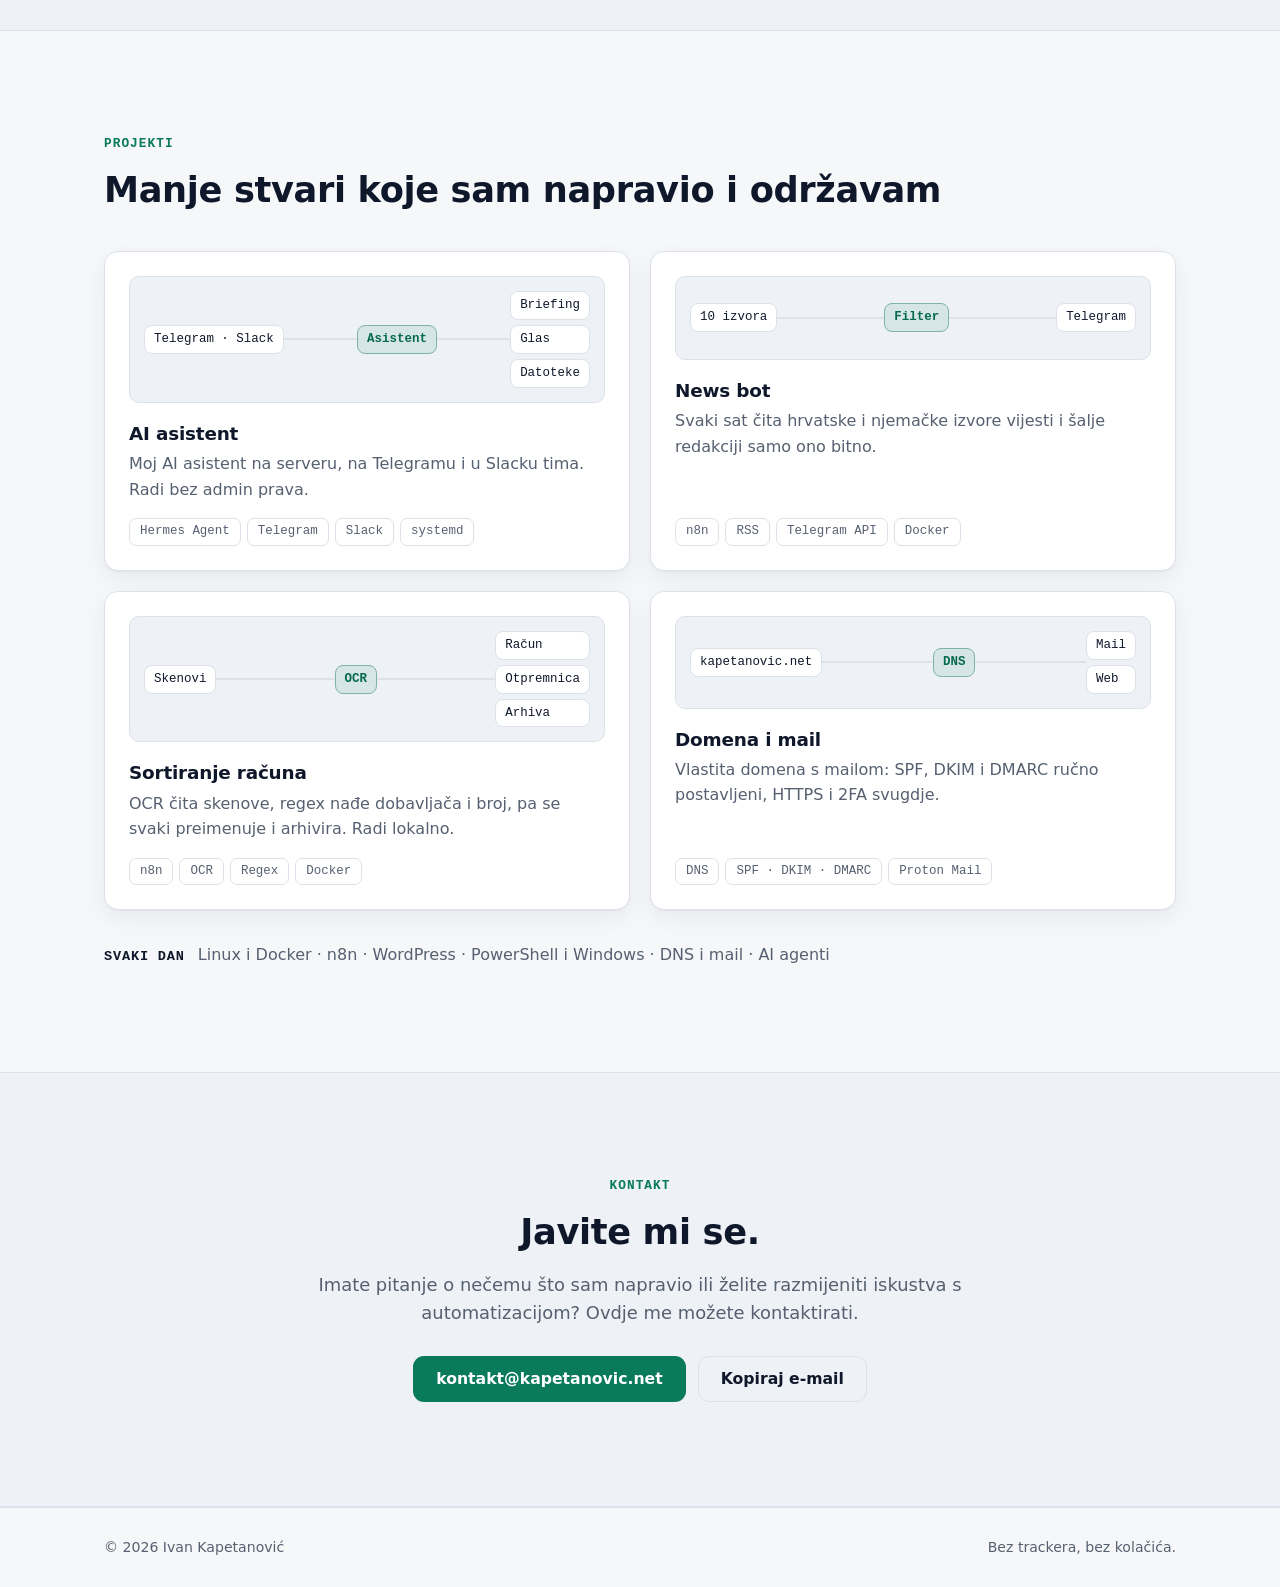
<file: hr/index.html>
<!doctype html>
<html lang="hr">
<head>
  <meta charset="utf-8">
  <meta name="viewport" content="width=device-width, initial-scale=1">
  <title>Ivan Kapetanović · IT i automatizacija</title>
  <meta name="description" content="Portfolio Ivana Kapetanovića, sistemskog administratora: automatizacija, web stranice, Linux i Windows serveri.">
  <meta name="author" content="Ivan Kapetanović">
  <meta name="theme-color" content="#f6f7f9" media="(prefers-color-scheme: light)">
  <meta name="theme-color" content="#0d1117" media="(prefers-color-scheme: dark)">
  <link rel="canonical" href="https://kapetanovic.net/hr/">
  <link rel="alternate" hreflang="en" href="https://kapetanovic.net/">
  <link rel="alternate" hreflang="de" href="https://kapetanovic.net/de/">
  <link rel="alternate" hreflang="hr" href="https://kapetanovic.net/hr/">
  <link rel="alternate" hreflang="x-default" href="https://kapetanovic.net/">
  <link rel="icon" href="../assets/favicon.svg" type="image/svg+xml">
  <link rel="stylesheet" href="../css/style.css">
  <script>
    // Mark JS as available and apply the saved theme before first paint (no flash).
    document.documentElement.classList.add("js");
    try { var t = localStorage.getItem("theme"); if (t) document.documentElement.dataset.theme = t; } catch (e) {}
  </script>
</head>
<body>
  <a class="skip" href="#main">Preskoči na sadržaj</a>

  <header class="site-header" id="top">
    <div class="wrap header-inner">
      <a class="brand" href="#top" aria-label="Na vrh">
        <span class="brand-mark" aria-hidden="true">&gt;_</span>
        <span>Ivan Kapetanović</span>
      </a>

      <nav class="nav" id="nav" aria-label="Glavni izbornik">
        <a href="#about">O meni</a>
        <a href="#work">Čime se bavim</a>
        <a href="#projects">Projekti</a>
        <a href="#contact">Kontakt</a>
      </nav>

      <div class="header-tools">
        <div class="lang" role="group" aria-label="Jezik">
          <a class="lang-btn" href="../" lang="en" hreflang="en">EN</a>
          <a class="lang-btn is-active" href="./" aria-current="true" lang="hr">HR</a>
          <a class="lang-btn" href="../de/" lang="de" hreflang="de">DE</a>
        </div>
        <button class="icon-btn" id="theme-toggle" type="button" aria-label="Promijeni svijetli ili tamni prikaz">
          <svg class="i-sun" viewBox="0 0 24 24" aria-hidden="true"><circle cx="12" cy="12" r="4.5"/><path d="M12 1.5v3M12 19.5v3M4.2 4.2l2.1 2.1M17.7 17.7l2.1 2.1M1.5 12h3M19.5 12h3M4.2 19.8l2.1-2.1M17.7 6.3l2.1-2.1"/></svg>
          <svg class="i-moon" viewBox="0 0 24 24" aria-hidden="true"><path d="M20.5 14.5A8.5 8.5 0 0 1 9.5 3.5a8.5 8.5 0 1 0 11 11z"/></svg>
        </button>
        <button class="icon-btn menu-btn" id="menu-toggle" type="button" aria-label="Otvori izbornik" data-label-open="Otvori izbornik" data-label-close="Zatvori izbornik" aria-expanded="false" aria-controls="nav">
          <svg viewBox="0 0 24 24" aria-hidden="true"><path d="M3 6h18M3 12h18M3 18h18"/></svg>
        </button>
      </div>
    </div>
  </header>

  <main id="main">
    <!-- HERO -->
    <section class="hero">
      <div class="wrap hero-grid">
        <div class="hero-copy">
          <p class="eyebrow">Sistemska administracija · Automatizacija · Web</p>
          <h1>Što se svaki dan radi ručno, <span class="accent">ja automatiziram</span>.</h1>
          <p class="lead">
            Procesi koji sami sortiraju dokumente, prate izvore vijesti i ispunjavaju izvještaje,
            plus web stranice i Windows računala na kojima rade.
          </p>
          <div class="cta-row">
            <a class="btn btn-primary" href="#work">Čime se bavim</a>
          </div>
        </div>

        <div class="terminal" aria-label="Primjer: jedno pokretanje automatiziranog procesa">
          <div class="terminal-bar">
            <span class="dot"></span><span class="dot"></span><span class="dot"></span>
            <span class="terminal-title">news-radar · svaki sat</span>
          </div>
          <pre class="terminal-body" id="terminal"><code>$ run news-radar
✓ 10 izvora preuzeto (HR + DE)
✓ 214 vijesti → 9 relevantnih
✓ 9 poslano redakciji na Telegram
gotovo za 4,2 s</code></pre>
        </div>
      </div>
    </section>

    <!-- ABOUT -->
    <section class="section" id="about">
      <div class="wrap about-grid">
        <div>
          <p class="kicker">O meni</p>
          <h2>Prvo razumjeti, onda automatizirati.</h2>
        </div>
        <div class="about-text">
          <p>
            Ja sam Ivan, sistemski administrator u Njemačkoj. Gotovo sve što napravim počinje isto: netko svaki
            dan ručno radi isti posao, a ja mislim da bi to trebao raditi stroj.
          </p>
          <p>
            Onda to i napravim: n8n workflow, skriptu, malu web aplikaciju ili cijelu web stranicu.
            Bitno mi je da radi i kad ne gledam, da se s tim snađu i ljudi bez tehničkog predznanja
            i da iz kuće ne izađe ništa što ne bi smjelo.
          </p>
          <ul class="facts">
            <li><strong>Jezici</strong> hrvatski, njemački, engleski</li>
            <li><strong>Fokus</strong> automatizacija, web, Windows administracija</li>
            <li><strong>Rad s AI-jem</strong> AI agenti su dio mog svakodnevnog rada: kod, istraživanje i održavanje servera</li>
          </ul>
        </div>
      </div>
    </section>

    <!-- WORK: three general areas. A block's visual can be swapped for a photo later:
         replace the contents of its .work-media with <img src="assets/..." alt="..." width height>. -->
    <section class="section section-alt" id="work">
      <div class="wrap">
        <p class="kicker">Čime se bavim</p>
        <h2>Automatizacija, web stranice i tehnika ispod njih</h2>

        <div class="work-list">
          <article class="work">
            <div class="work-media media-flow" aria-hidden="true">
              <div class="flow">
                <div class="flow-node"><span class="flow-ico">⇣</span>Skenovi i vijesti</div>
                <div class="flow-line"><i></i></div>
                <div class="flow-node flow-main"><span class="flow-ico">⚙</span>Sortiraj, pročitaj, odluči</div>
                <div class="flow-line"><i></i></div>
                <div class="flow-outs">
                  <div class="flow-node">Arhiva</div>
                  <div class="flow-node">Telegram</div>
                  <div class="flow-node">PDF izvještaj</div>
                </div>
              </div>
            </div>
            <div class="work-copy">
              <p class="work-num">01</p>
              <h3>Automatizacija</h3>
              <p>
                Procesi koji nekome skinu svakodnevni posao sa stola: arhiviranje skeniranih računa,
                praćenje izvora vijesti, pretvaranje sirovih podataka o pozivima u gotov izvještaj. Kad
                su podaci osjetljivi, sve radi lokalno i ništa ne izlazi iz kuće.
              </p>
              <ul class="tags"><li>n8n</li><li>Python</li><li>Node.js</li><li>OCR</li><li>REST API</li><li>LLM API</li></ul>
            </div>
          </article>

          <article class="work work-flip">
            <div class="work-media media-browser">
              <div class="browser">
                <div class="browser-bar" aria-hidden="true"><span class="dot"></span><span class="dot"></span><span class="dot"></span><span class="browser-url"></span></div>
                <div class="browser-head" aria-hidden="true"><b></b><span></span></div>
                <div class="browser-grid" aria-hidden="true"><i></i><i></i><i></i></div>
              </div>
            </div>
            <div class="work-copy">
              <p class="work-num">02</p>
              <h3>Web stranice</h3>
              <p>
                Postavljam i održavam web stranice od početka do kraja: WordPress, SEO i Search Console,
                privola za kolačiće u skladu s GDPR-om, cache iza CDN-a, DNS i e-mail.
              </p>
              <ul class="tags"><li>WordPress</li><li>SEO</li><li>GDPR</li><li>HTML / CSS / JS</li><li>DNS i hosting</li></ul>
            </div>
          </article>

          <article class="work">
            <div class="work-media media-status" aria-hidden="true">
              <ul class="status">
                <li><span class="ok"></span>Windows klijenti<em>ažurirani</em></li>
                <li><span class="ok"></span>Hyper-V host<em>radi</em></li>
                <li><span class="ok"></span>Docker servisi<em>ispravni</em></li>
                <li><span class="ok"></span>Backupi<em>vraćanje testirano</em></li>
                <li><span class="ok"></span>Admin prijave<em>2FA uključen</em></li>
              </ul>
            </div>
            <div class="work-copy">
              <p class="work-num">03</p>
              <h3>IT i sustavi</h3>
              <p>
                Računala na kojima sve to radi: Windows administracija, virtualni strojevi i kontejneri,
                Linux serveri, backupi kojima je vraćanje stvarno testirano i 2FA
                svugdje gdje je bitno.
              </p>
              <ul class="tags"><li>Windows</li><li>PowerShell</li><li>Hyper-V</li><li>Docker</li><li>Linux</li><li>Mreže</li></ul>
            </div>
          </article>
          <article class="work work-flip">
            <div class="work-media media-shot">
              <img src="../assets/server-terminal.webp" width="1444" height="752" alt="Terminal na serveru: pokrenuti kontejneri, hardverski watchdog, popravak WiFi drivera (imena anonimizirana)" loading="lazy" decoding="async">
            </div>
            <div class="work-copy">
              <p class="work-num">04</p>
              <h3>Vlastiti Linux server</h3>
              <p>
                Stari laptop, novi posao: sad 24/7 vrti Ubuntu Server s n8n-om, Uptime Kumom i Dockgeom.
                WiFi kartica znala mu je zamrznuti cijelo računalo, pa sam ukrotio driver i dodao
                watchdog koji ga sam vrati u život.
              </p>
              <ul class="tags"><li>Ubuntu Server</li><li>Docker</li><li>n8n</li><li>SSH</li><li>systemd</li><li>Uptime Kuma</li></ul>
            </div>
          </article>
        </div>

        <p class="work-note">
          <svg viewBox="0 0 24 24" aria-hidden="true"><rect x="5" y="11" width="14" height="10" rx="2"/><path d="M8 11V8a4 4 0 0 1 8 0v3"/></svg>
          Dio toga je nastao za jednu tvrtku, zato ovdje ostaje općenito.
        </p>
      </div>
    </section>

    <!-- PROJECTS -->
    <section class="section" id="projects">
      <div class="wrap">
        <p class="kicker">Projekti</p>
        <h2>Manje stvari koje sam napravio i održavam</h2>
        <div class="proj-grid">
          <article class="proj">
            <div class="pflow" aria-hidden="true">
              <span class="pf-node">Telegram · Slack</span><span class="pf-line"><i></i></span>
              <span class="pf-node pf-main">Asistent</span><span class="pf-line"><i></i></span>
              <span class="pf-outs"><span class="pf-node">Briefing</span><span class="pf-node">Glas</span><span class="pf-node">Datoteke</span></span>
            </div>
            <h3>AI asistent</h3>
            <p>Moj AI asistent na serveru, na Telegramu i u Slacku tima. Radi bez admin prava.</p>
            <ul class="tags"><li>Hermes Agent</li><li>Telegram</li><li>Slack</li><li>systemd</li></ul>
          </article>
          <article class="proj">
            <div class="pflow" aria-hidden="true">
              <span class="pf-node">10 izvora</span><span class="pf-line"><i></i></span>
              <span class="pf-node pf-main">Filter</span><span class="pf-line"><i></i></span>
              <span class="pf-outs"><span class="pf-node">Telegram</span></span>
            </div>
            <h3>News bot</h3>
            <p>Svaki sat čita hrvatske i njemačke izvore vijesti i šalje redakciji samo ono bitno.</p>
            <ul class="tags"><li>n8n</li><li>RSS</li><li>Telegram API</li><li>Docker</li></ul>
          </article>
          <article class="proj">
            <div class="pflow" aria-hidden="true">
              <span class="pf-node">Skenovi</span><span class="pf-line"><i></i></span>
              <span class="pf-node pf-main">OCR</span><span class="pf-line"><i></i></span>
              <span class="pf-outs"><span class="pf-node">Račun</span><span class="pf-node">Otpremnica</span><span class="pf-node">Arhiva</span></span>
            </div>
            <h3>Sortiranje računa</h3>
            <p>OCR čita skenove, regex nađe dobavljača i broj, pa se svaki preimenuje i arhivira. Radi lokalno.</p>
            <ul class="tags"><li>n8n</li><li>OCR</li><li>Regex</li><li>Docker</li></ul>
          </article>
          <article class="proj">
            <div class="pflow" aria-hidden="true">
              <span class="pf-node">kapetanovic.net</span><span class="pf-line"><i></i></span>
              <span class="pf-node pf-main">DNS</span><span class="pf-line"><i></i></span>
              <span class="pf-outs"><span class="pf-node">Mail</span><span class="pf-node">Web</span></span>
            </div>
            <h3>Domena i mail</h3>
            <p>Vlastita domena s mailom: SPF, DKIM i DMARC ručno postavljeni, HTTPS i 2FA svugdje.</p>
            <ul class="tags"><li>DNS</li><li>SPF · DKIM · DMARC</li><li>Proton Mail</li></ul>
          </article>
        </div>
        <p class="toolset"><strong>Svaki dan</strong> Linux i Docker · n8n · WordPress · PowerShell i Windows · DNS i mail · AI agenti</p>
      </div>
    </section>

    <!-- CONTACT -->
    <section class="section section-alt contact" id="contact">
      <div class="wrap contact-inner">
        <p class="kicker">Kontakt</p>
        <h2>Javite mi se.</h2>
        <p class="lead">Imate pitanje o nečemu što sam napravio ili želite razmijeniti iskustva s automatizacijom? Ovdje me možete kontaktirati.</p>
        <div class="cta-row cta-center">
          <a class="btn btn-primary" href="mailto:kontakt@kapetanovic.net">kontakt@kapetanovic.net</a>
          <button class="btn btn-ghost" type="button" id="copy-email" data-copied="E-mail adresa kopirana" data-email="kontakt@kapetanovic.net">Kopiraj e-mail</button>
        </div>
      </div>
    </section>
  </main>

  <footer class="site-footer">
    <div class="wrap footer-inner">
      <p>© <span id="year">2026</span> Ivan Kapetanović</p>
      <p>Bez trackera, bez kolačića.</p>
    </div>
  </footer>

  <div class="toast" id="toast" role="status" aria-live="polite"></div>
  <script src="../js/main.js" defer></script>
</body>
</html>
</file>
<file: css/style.css>
/* ===== Tokens ===== */
:root {
  --bg: #f6f7f9;
  --surface: #ffffff;
  --surface-alt: #eef1f5;
  --text: #0f172a;
  --muted: #566070;
  --border: #dde2ea;
  --accent: #097a5b;
  --accent-strong: #066a4d;
  --accent-ink: #ffffff;
  --accent-soft: rgba(9, 122, 91, 0.1);
  --warn: #9a6300;
  --warn-soft: rgba(201, 138, 20, 0.12);
  --shadow: 0 1px 2px rgba(15, 23, 42, 0.04), 0 8px 24px rgba(15, 23, 42, 0.06);
  --header-bg: rgba(246, 247, 249, 0.82);

  --font: ui-sans-serif, system-ui, -apple-system, "Segoe UI", Roboto, "Helvetica Neue", Arial, sans-serif;
  --mono: ui-monospace, "Cascadia Code", "SF Mono", Consolas, "Liberation Mono", monospace;
  --radius: 14px;
  --wrap: 1120px;
  --gutter: 16px;
  color-scheme: light;
}

@media (prefers-color-scheme: dark) {
  :root:not([data-theme="light"]) {
    --bg: #0d1117;
    --surface: #151b23;
    --surface-alt: #10151c;
    --text: #e6edf3;
    --muted: #8d98a7;
    --border: #252e39;
    --accent: #3ddc97;
    --accent-strong: #6be8b1;
    --accent-ink: #062418;
    --accent-soft: rgba(61, 220, 151, 0.12);
    --warn: #f0b94a;
    --warn-soft: rgba(240, 185, 74, 0.12);
    --shadow: 0 1px 2px rgba(0, 0, 0, 0.3), 0 8px 24px rgba(0, 0, 0, 0.25);
    --header-bg: rgba(13, 17, 23, 0.8);
    color-scheme: dark;
  }
}

:root[data-theme="dark"] {
  --bg: #0d1117;
  --surface: #151b23;
  --surface-alt: #10151c;
  --text: #e6edf3;
  --muted: #8d98a7;
  --border: #252e39;
  --accent: #3ddc97;
  --accent-strong: #6be8b1;
  --accent-ink: #062418;
  --accent-soft: rgba(61, 220, 151, 0.12);
  --warn: #f0b94a;
  --warn-soft: rgba(240, 185, 74, 0.12);
  --shadow: 0 1px 2px rgba(0, 0, 0, 0.3), 0 8px 24px rgba(0, 0, 0, 0.25);
  --header-bg: rgba(13, 17, 23, 0.8);
  color-scheme: dark;
}

/* ===== Base ===== */
*, *::before, *::after { box-sizing: border-box; }
[hidden] { display: none !important; }

html { scroll-behavior: smooth; scroll-padding-top: 76px; -webkit-text-size-adjust: 100%; }

body {
  margin: 0;
  background: var(--bg);
  color: var(--text);
  font: 16px/1.6 var(--font);
  -webkit-font-smoothing: antialiased;
  overflow-x: hidden;
}

h1, h2, h3 { line-height: 1.2; margin: 0 0 0.5em; letter-spacing: -0.01em; text-wrap: balance; }
a, button { touch-action: manipulation; }
h2 { font-size: clamp(1.6rem, 3.2vw, 2.2rem); }
h3 { font-size: 1.15rem; }
p { margin: 0 0 1em; }
a { color: var(--accent); }
a:hover { color: var(--accent-strong); }
:focus-visible { outline: 2px solid var(--accent); outline-offset: 3px; border-radius: 4px; }
svg { width: 1em; height: 1em; fill: none; stroke: currentColor; stroke-width: 1.8; stroke-linecap: round; stroke-linejoin: round; }

.wrap { max-width: var(--wrap); margin: 0 auto; padding: 0 var(--gutter); }
@media (min-width: 640px) { :root { --gutter: 24px; } }

.skip { position: absolute; left: -999px; top: 8px; background: var(--accent); color: var(--accent-ink); padding: 8px 12px; border-radius: 8px; z-index: 100; }
.skip:focus { left: 8px; }

/* ===== Header ===== */
.site-header {
  position: sticky; top: 0; z-index: 50;
  background: var(--header-bg);
  backdrop-filter: saturate(160%) blur(12px);
  -webkit-backdrop-filter: saturate(160%) blur(12px);
  border-bottom: 1px solid var(--border);
}
.header-inner { display: flex; align-items: center; gap: 16px; height: 64px; }

.brand { display: flex; align-items: center; gap: 10px; font-weight: 700; color: var(--text); text-decoration: none; letter-spacing: -0.01em; }
.brand:hover { color: var(--text); }
.brand-mark {
  display: grid; place-items: center; width: 32px; height: 32px; border-radius: 8px;
  background: var(--text); color: var(--bg); font: 700 13px/1 var(--mono);
}

.nav { display: flex; gap: 4px; margin-left: auto; }
.nav a { color: var(--muted); text-decoration: none; padding: 8px 12px; border-radius: 8px; font-size: 0.95rem; }
.nav a:hover, .nav a.is-current { color: var(--text); background: var(--surface-alt); }

.header-tools { display: flex; align-items: center; gap: 8px; }

.lang { display: flex; padding: 3px; border: 1px solid var(--border); border-radius: 10px; background: var(--surface); }
.lang-btn {
  display: flex; align-items: baseline; gap: 4px; padding: 4px 8px; border-radius: 7px;
  font: 600 12px/1.4 var(--mono); color: var(--muted); text-decoration: none;
}
.lang-btn.is-active { background: var(--text); color: var(--bg); }
.lang-btn.is-active:hover { color: var(--bg); }
.lang-btn.is-soon { opacity: 0.55; cursor: not-allowed; }
.lang-btn small { font-size: 9px; font-weight: 500; text-transform: uppercase; letter-spacing: 0.04em; }

.icon-btn {
  display: grid; place-items: center; width: 38px; height: 38px; padding: 0;
  border: 1px solid var(--border); border-radius: 10px; background: var(--surface);
  color: var(--text); cursor: pointer; font-size: 18px;
}
.icon-btn:hover { border-color: var(--muted); }
.i-moon { display: none; }
:root[data-theme="dark"] .i-sun { display: none; }
:root[data-theme="dark"] .i-moon { display: block; }
@media (prefers-color-scheme: dark) {
  :root:not([data-theme="light"]) .i-sun { display: none; }
  :root:not([data-theme="light"]) .i-moon { display: block; }
}

.menu-btn { display: none; }

@media (max-width: 860px) {
  .menu-btn { display: grid; }
  .header-tools { margin-left: auto; }
  .nav {
    position: absolute; top: 64px; left: 0; right: 0;
    flex-direction: column; gap: 0; padding: 8px var(--gutter) 16px;
    background: var(--bg); border-bottom: 1px solid var(--border);
    display: none;
  }
  .nav.is-open { display: flex; }
  .nav a { padding: 12px; font-size: 1rem; }
}
.brand { white-space: nowrap; }
@media (max-width: 480px) {
  .lang-btn small { display: none; }
  .header-inner { gap: 8px; }
  .brand { gap: 8px; font-size: 0.9rem; }
  .header-tools { gap: 6px; }
}
@media (max-width: 374px) {
  .brand > span:last-child { display: none; }
}

/* ===== Buttons ===== */
.btn {
  display: inline-flex; align-items: center; justify-content: center; gap: 8px;
  min-height: 46px; padding: 0 22px; border-radius: 11px;
  font: 600 0.98rem/1 var(--font); text-decoration: none; cursor: pointer;
  border: 1px solid transparent; transition: transform 0.15s ease, background 0.15s ease, border-color 0.15s ease;
}
.btn:hover { transform: translateY(-1px); }
.btn-primary { background: var(--accent); color: var(--accent-ink); }
.btn-primary:hover { background: var(--accent-strong); color: var(--accent-ink); }
.btn-ghost { background: transparent; color: var(--text); border-color: var(--border); }
.btn-ghost:hover { color: var(--text); border-color: var(--muted); }

.cta-row { display: flex; flex-wrap: wrap; gap: 12px; }
.cta-center { justify-content: center; }

/* ===== Hero ===== */
.hero { padding: 72px 0 80px; }
.hero-grid { display: grid; gap: 48px; align-items: center; }
@media (min-width: 900px) {
  .hero { padding: 104px 0 112px; }
  .hero-grid { grid-template-columns: 1.15fr 0.85fr; gap: 56px; }
}

.eyebrow, .kicker {
  font: 600 0.8rem/1.4 var(--mono); text-transform: uppercase; letter-spacing: 0.08em;
  color: var(--accent); margin-bottom: 16px;
}
.hero h1 { font-size: clamp(2.2rem, 5.4vw, 3.7rem); letter-spacing: -0.025em; margin-bottom: 20px; }
.accent { color: var(--accent); }
.lead { font-size: 1.12rem; color: var(--muted); max-width: 38em; margin-bottom: 28px; }

.terminal {
  background: #0a0e14; border: 1px solid #222b36; border-radius: var(--radius);
  box-shadow: 0 20px 50px rgba(0, 0, 0, 0.25); overflow: hidden; min-width: 0;
}
.terminal-bar { display: flex; align-items: center; gap: 7px; padding: 12px 14px; border-bottom: 1px solid #1c242e; }
.dot { width: 11px; height: 11px; border-radius: 50%; background: #2b3542; }
.terminal-title { margin-left: 8px; font: 12px/1 var(--mono); color: #7d8896; }
.terminal-body {
  margin: 0; padding: 20px 18px 24px; min-height: 180px;
  font: 14px/1.75 var(--mono); color: #c9d4e0; white-space: pre-wrap; word-break: break-word;
}
.terminal-body .t-ok { color: #3ddc97; }
.terminal-body .t-cmd { color: #ffffff; }
.terminal-body .t-dim { color: #7d8896; }
.cursor { display: inline-block; width: 8px; height: 1.1em; vertical-align: -0.2em; background: #3ddc97; animation: blink 1s steps(1) infinite; }
@keyframes blink { 50% { opacity: 0; } }

/* ===== Sections ===== */
.section { padding: 80px 0; }
.section-alt { background: var(--surface-alt); border-top: 1px solid var(--border); border-bottom: 1px solid var(--border); }
@media (min-width: 900px) { .section { padding: 104px 0; } }

.about-grid { display: grid; gap: 24px; }
@media (min-width: 900px) { .about-grid { grid-template-columns: 0.9fr 1.1fr; gap: 64px; } }
.about-text p { color: var(--muted); font-size: 1.05rem; }
.about-text p:first-child { color: var(--text); }
.facts { list-style: none; padding: 0; margin: 28px 0 0; display: grid; gap: 10px; }
.facts li { display: grid; grid-template-columns: 7.5em 1fr; gap: 12px; padding-top: 10px; border-top: 1px solid var(--border); color: var(--muted); }
.facts strong { color: var(--text); font-weight: 600; }
@media (max-width: 420px) { .facts li { grid-template-columns: 1fr; gap: 2px; } }

/* ===== Tags ===== */
.tags { list-style: none; padding: 0; margin: 0; display: flex; flex-wrap: wrap; gap: 6px; }
.tags li {
  padding: 4px 10px; border-radius: 7px; background: var(--surface); border: 1px solid var(--border);
  font: 0.78rem/1.4 var(--mono); color: var(--muted);
}

/* ===== What I do ===== */
.work-list { display: grid; gap: 64px; margin-top: 48px; }
.work { display: grid; gap: 28px; align-items: center; }
@media (min-width: 900px) {
  .work-list { gap: 96px; margin-top: 64px; }
  .work { grid-template-columns: 1fr 1fr; gap: 64px; }
  .work-flip .work-media { order: 2; }
}
.work-media {
  display: grid; place-items: center; min-height: 300px; padding: 32px; overflow: hidden;
  background: var(--surface); border: 1px solid var(--border); border-radius: var(--radius); box-shadow: var(--shadow);
}
.work-media img { display: block; max-width: 100%; height: auto; }
.media-shot { padding: 20px; background: var(--surface-alt); }
.media-shot img { width: 100%; border-radius: 10px; }
@media (max-width: 520px) { .work-media { min-height: 240px; padding: 20px; } }
.work-num { font: 600 0.8rem/1 var(--mono); color: var(--accent); margin-bottom: 12px; }
.work-copy h3 { font-size: clamp(1.4rem, 2.4vw, 1.75rem); margin-bottom: 12px; }
.work-copy p { color: var(--muted); font-size: 1.05rem; }
.work-copy .tags { margin-top: 20px; }
.work-link { display: inline-flex; align-items: center; min-height: 44px; margin-top: 12px; font-weight: 600; text-decoration: none; }
.work-link:hover { text-decoration: underline; text-underline-offset: 4px; }

.work-note { display: flex; align-items: center; gap: 10px; margin: 64px 0 0; color: var(--muted); font-size: 0.92rem; }
.work-note svg { flex-shrink: 0; width: 16px; height: 16px; color: var(--warn); }

/* Visual 1: workflow diagram */
.flow { display: flex; flex-direction: column; align-items: center; width: 100%; }
.flow-node {
  display: flex; align-items: center; gap: 8px; padding: 10px 16px; white-space: nowrap;
  background: var(--surface-alt); border: 1px solid var(--border); border-radius: 10px;
  font: 600 0.85rem/1.3 var(--mono); color: var(--text);
}
.flow-main { background: var(--accent-soft); border-color: color-mix(in srgb, var(--accent) 45%, var(--border)); padding: 14px 20px; }
.flow-ico { color: var(--accent); }
.flow-line { position: relative; width: 2px; height: 40px; background: var(--border); overflow: hidden; }
.flow-line i { position: absolute; left: 0; top: -14px; width: 2px; height: 14px; background: var(--accent); animation: flow-pulse 1.8s linear infinite; }
.flow-line + .flow-main + .flow-line i { animation-delay: 0.9s; }
@keyframes flow-pulse { to { transform: translateY(54px); } }
.flow-outs { display: flex; flex-wrap: wrap; justify-content: center; gap: 8px; }

/* Visual 2: browser frame (the real site is light, so the frame stays light in both themes) */
.browser { width: 100%; max-width: 520px; overflow: hidden; background: #fff; border: 1px solid #d5dbe3; border-radius: 10px; box-shadow: 0 12px 32px rgba(15, 23, 42, 0.12); }
.browser-bar { display: flex; align-items: center; gap: 6px; padding: 9px 12px; background: #eef1f5; border-bottom: 1px solid #d5dbe3; }
.browser-bar .dot { width: 9px; height: 9px; background: #cdd3db; }
.browser-url { flex: 1; min-width: 0; margin-left: 8px; padding: 3px 10px; border-radius: 6px; background: #fff; font: 0.72rem/1.4 var(--mono); color: #566070; overflow: hidden; text-overflow: ellipsis; white-space: nowrap; }
.browser img { width: 100%; }
.browser-head { display: flex; align-items: center; gap: 12px; padding: 14px 12px 12px; border-bottom: 1px solid #e3e7ec; }
.browser-head b { width: 30%; height: 14px; border-radius: 3px; background: #2b3440; }
.browser-head span { flex: 1; height: 6px; border-radius: 3px; background: repeating-linear-gradient(90deg, #d3d9e1 0 13%, transparent 13% 19%); }
.browser-grid { display: grid; grid-template-columns: repeat(3, 1fr); gap: 6px; padding: 10px; }
.browser-grid i { position: relative; aspect-ratio: 4 / 3.6; border-radius: 3px; background: linear-gradient(180deg, #e7eaef 0 58%, #d3d9e1 58% 100%); }
.browser-grid i::before { content: ""; position: absolute; left: 8%; top: 62%; width: 22%; height: 7%; background: #e60000; border-radius: 2px; }

/* Visual 3: status board */
.status { list-style: none; margin: 0; padding: 0; width: 100%; max-width: 400px; font: 0.9rem/1.4 var(--mono); }
.status li { display: flex; align-items: center; gap: 12px; padding: 13px 4px; border-bottom: 1px solid var(--border); color: var(--text); }
.status li:last-child { border-bottom: 0; }
.status .ok { flex-shrink: 0; width: 8px; height: 8px; border-radius: 50%; background: var(--accent); box-shadow: 0 0 0 4px var(--accent-soft); }
.status em { margin-left: auto; font-style: normal; font-size: 0.8rem; color: var(--accent); white-space: nowrap; }

/* ===== Contact ===== */
.contact { text-align: center; }
.contact-inner { max-width: 720px; }
.contact .lead { margin-left: auto; margin-right: auto; }

/* ===== Footer ===== */
.site-footer { border-top: 1px solid var(--border); padding: 28px 0; color: var(--muted); font-size: 0.88rem; }
.footer-inner { display: flex; flex-wrap: wrap; justify-content: space-between; gap: 8px 24px; }
.footer-inner p { margin: 0; }

/* ===== Toast ===== */
.toast {
  position: fixed; left: 50%; bottom: 24px; transform: translate(-50%, 20px);
  padding: 10px 18px; border-radius: 10px; background: var(--text); color: var(--bg);
  font-weight: 600; font-size: 0.92rem; opacity: 0; pointer-events: none;
  transition: opacity 0.2s ease, transform 0.2s ease; z-index: 60;
}
.toast.is-shown { opacity: 1; transform: translate(-50%, 0); }

@media (prefers-reduced-motion: reduce) {
  html { scroll-behavior: auto; }
  *, *::before, *::after { transition: none !important; animation: none !important; }
}

/* Projects */
.proj-grid { display: grid; gap: 20px; margin-top: 40px; }
@media (min-width: 760px) { .proj-grid { grid-template-columns: 1fr 1fr; } }
.proj { background: var(--surface); border: 1px solid var(--border); border-radius: var(--radius); box-shadow: var(--shadow); padding: 24px; display: flex; flex-direction: column; }
.proj h3 { font-size: 1.15rem; margin: 20px 0 6px; }
.proj p { color: var(--muted); margin: 0 0 16px; }
.proj .tags { margin-top: auto; }
.pflow { display: flex; align-items: center; min-height: 84px; padding: 14px; border-radius: 10px; background: var(--surface-alt); border: 1px solid var(--border); font: 500 0.78rem/1.2 var(--mono); }
.pf-node { padding: 6px 9px; border-radius: 8px; background: var(--surface); border: 1px solid var(--border); white-space: nowrap; }
.pf-main { background: var(--accent-soft); border-color: color-mix(in srgb, var(--accent) 45%, var(--border)); color: var(--accent-strong); font-weight: 700; }
.pf-outs { display: flex; flex-direction: column; gap: 5px; }
.pf-line { position: relative; flex: 1 1 18px; min-width: 14px; height: 2px; background: var(--border); overflow: hidden; }
.pf-line i { position: absolute; top: 0; left: -12px; width: 12px; height: 2px; background: var(--accent); animation: pf-pulse 3s linear infinite; }
.pf-line + .pf-main + .pf-line i { animation-delay: 1.5s; }
@keyframes pf-pulse { to { transform: translateX(160px); } }
.toolset { margin: 32px 0 0; color: var(--muted); }
.toolset strong { color: var(--text); margin-right: 8px; font-family: var(--mono); font-size: 0.85rem; text-transform: uppercase; letter-spacing: .06em; }
.proj-grid > *, .pflow, .pf-outs { min-width: 0; }
@media (max-width: 420px) { .pflow { font-size: 0.68rem; padding: 10px; } .pf-node { padding: 5px 6px; white-space: normal; overflow-wrap: anywhere; } .pf-line { min-width: 8px; } }
@media (prefers-reduced-motion: reduce) { .pf-line i { animation: none; display: none; } }
</file>
